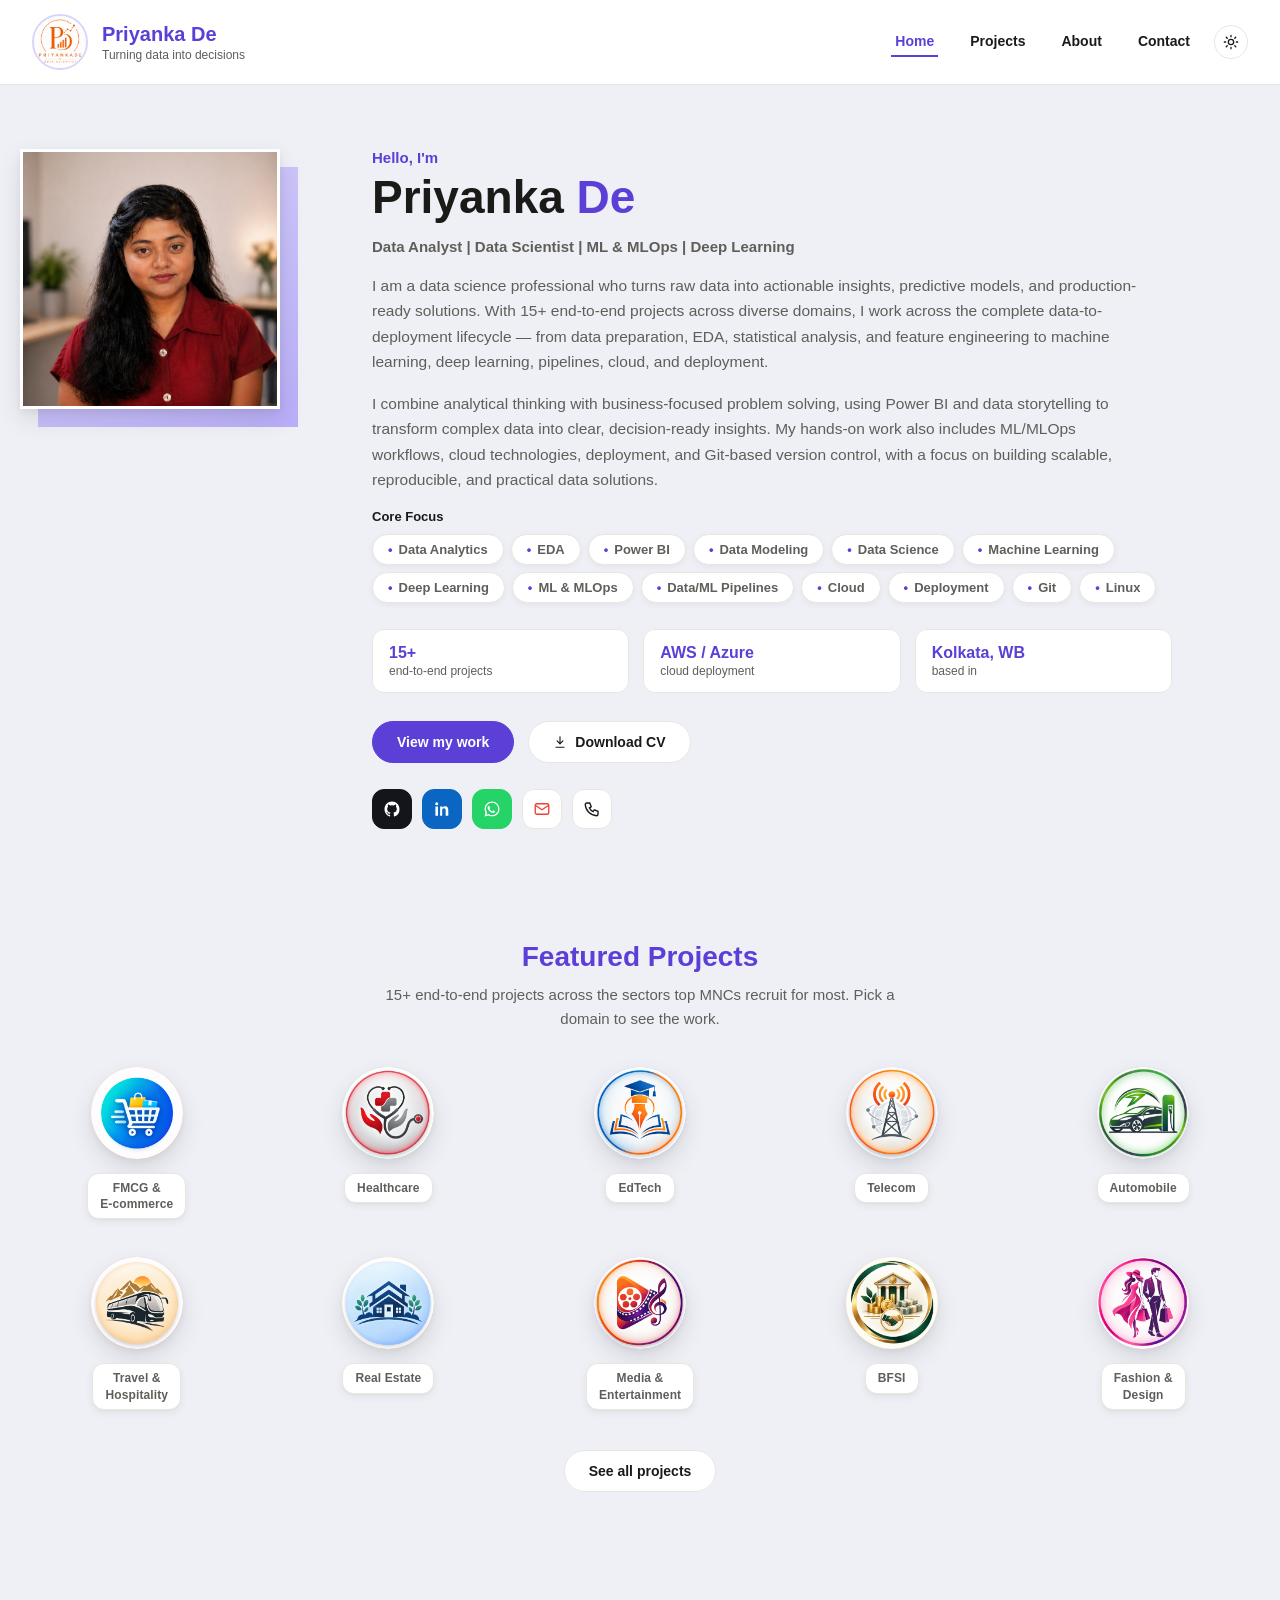
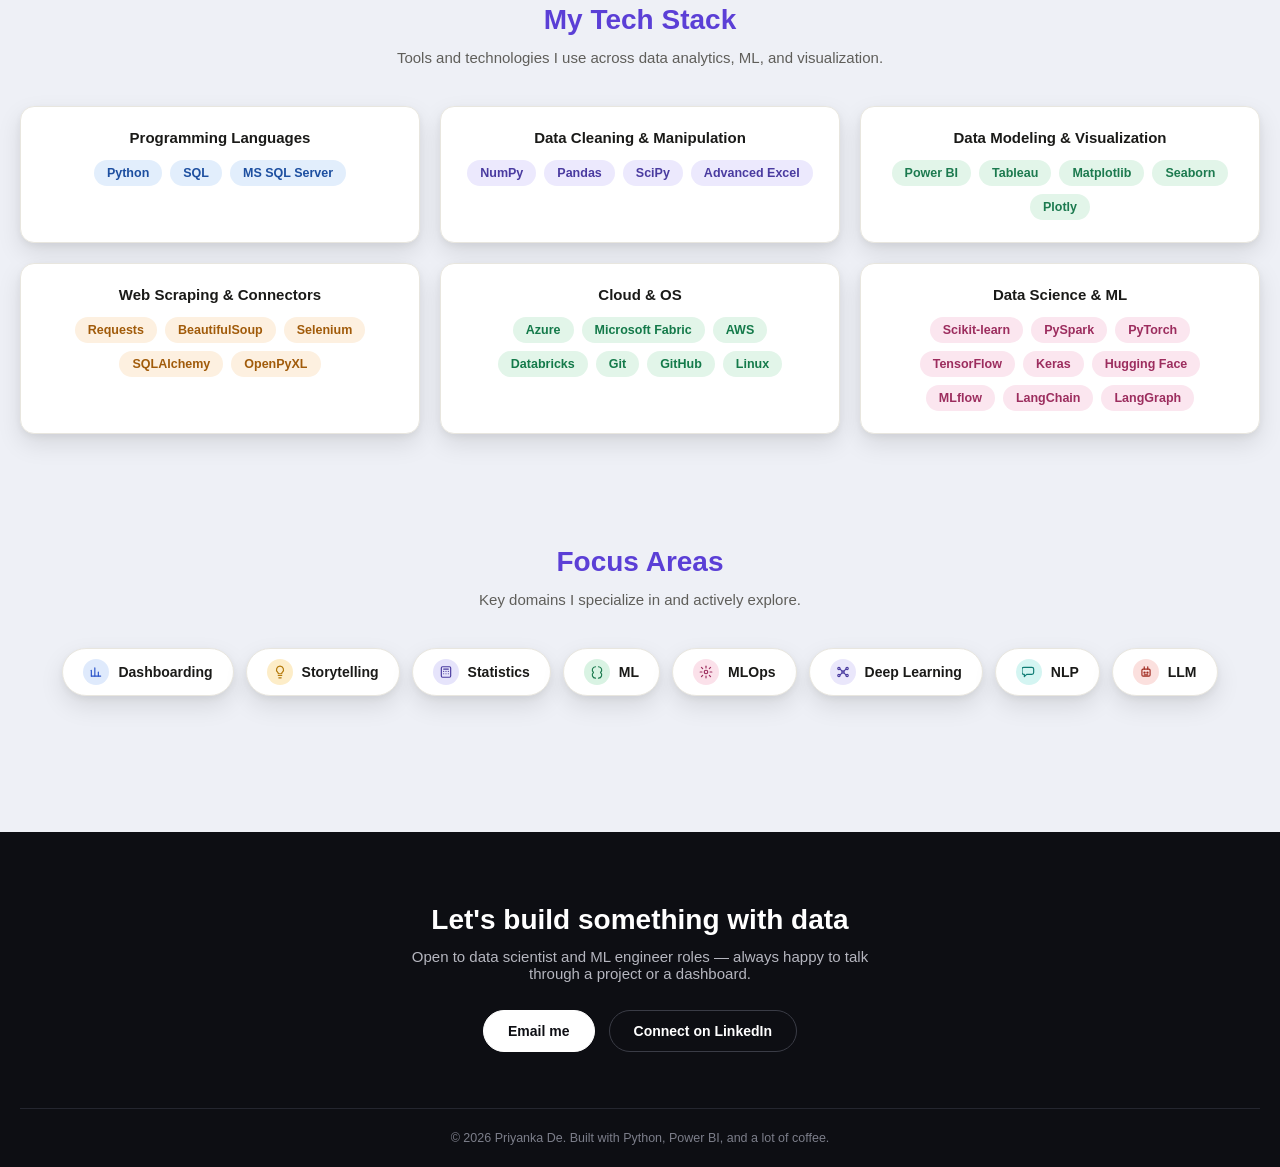
<file: index.html>
<!DOCTYPE html>
<html lang="en">
<head>
<meta charset="UTF-8">
<meta name="viewport" content="width=device-width, initial-scale=1">
<title>Priyanka De | Data Scientist </title>
<link rel="icon" type="image/png" href="images/logo.png">
<style>
  :root {
    --page-bg: #eef0f6;
    --header-bg: #ffffff;
    --header-border: #e8e6df;
    --card-bg: #ffffff;
    --card-border: #e8e6df;
    --text-primary: #1a1a18;
    --text-secondary: #5f5e5a;
    --shadow-rest: 0 10px 24px rgba(0,0,0,0.10), 0 3px 8px rgba(0,0,0,0.06), inset 0 1px 0 rgba(255,255,255,0.6);
    --shadow-hover: 0 24px 44px rgba(0,0,0,0.18), 0 8px 16px rgba(0,0,0,0.10), inset 0 1px 0 rgba(255,255,255,0.6);
    --purple: #5b3fd6;
    --tag-bg: #f1efe8;
    --btn-bg: #ffffff;
    --fade-edge-solid: #eef0f6;
    --project-image-border: rgba(0,0,0,0.09);
    --project-image-inset: rgba(255,255,255,0.4);
    transition: background 0.2s ease, color 0.2s ease;
  }

  body.dark-mode {
    --page-bg: #14151c;
    --header-bg: #1b1c25;
    --header-border: #2b2d3a;
    --card-bg: #1f2029;
    --card-border: #30323f;
    --text-primary: #f0efec;
    --text-secondary: #a7a6b3;
    --shadow-rest: 0 10px 24px rgba(0,0,0,0.35), 0 3px 8px rgba(0,0,0,0.25), inset 0 1px 0 rgba(255,255,255,0.03);
    --shadow-hover: 0 24px 44px rgba(0,0,0,0.5), 0 8px 16px rgba(0,0,0,0.3), inset 0 1px 0 rgba(255,255,255,0.03);
    --purple: #9c8bff;
    --tag-bg: #2a2c38;
    --btn-bg: #262733;
    --fade-edge-solid: #14151c;
    --project-image-border: rgba(255,255,255,0.08);
    --project-image-inset: rgba(255,255,255,0.05);
  }

  * { box-sizing: border-box; }

  html { scroll-behavior: smooth; }

  body {
    font-family: -apple-system, "Segoe UI", Roboto, Arial, sans-serif;
    background: var(--page-bg);
    margin: 0;
    transition: background 0.2s ease;
  }

  /* ---------- Header (shared with projects page) ---------- */
  .site-header {
    background: var(--header-bg);
    border-bottom: 1px solid var(--header-border);
    padding: 14px 32px;
    display: flex;
    align-items: center;
    justify-content: space-between;
    gap: 16px;
    position: sticky;
    top: 0;
    z-index: 20;
    transition: background 0.2s ease, border-color 0.2s ease;
  }

  .header-right { display: flex; align-items: center; gap: 20px; }

  .theme-toggle {
    width: 34px; height: 34px; min-width: 34px;
    border-radius: 50%;
    border: 1px solid var(--header-border);
    background: var(--btn-bg);
    color: var(--text-primary);
    display: flex; align-items: center; justify-content: center;
    cursor: pointer; padding: 0;
    transition: background 0.2s ease, transform 0.15s ease, border-color 0.2s ease;
  }
  .theme-toggle:hover { transform: scale(1.08); }
  .theme-toggle svg { width: 16px; height: 16px; }
  .theme-toggle .icon-moon { display: none; }
  body.dark-mode .theme-toggle .icon-sun { display: none; }
  body.dark-mode .theme-toggle .icon-moon { display: block; }

  .nav-toggle {
    display: none;
    width: 34px; height: 34px; min-width: 34px;
    border-radius: 8px;
    border: 1px solid var(--header-border);
    background: var(--btn-bg);
    color: var(--text-primary);
    align-items: center; justify-content: center;
    cursor: pointer; padding: 0;
  }
  .nav-toggle svg { width: 18px; height: 18px; }
  .nav-toggle .icon-close { display: none; }
  .nav-toggle.open .icon-menu { display: none; }
  .nav-toggle.open .icon-close { display: block; }

  .site-header .brand-left { display: flex; align-items: center; gap: 14px; }

  .avatar-circle {
    width: 56px; height: 56px;
    border-radius: 50%;
    overflow: hidden;
    flex: none;
    background: #ece9fd;
    display: flex; align-items: center; justify-content: center;
    border: 2px solid #d9d4fb;
  }
  .avatar-circle img { width: 100%; height: 100%; object-fit: cover; }

  .site-header .brand-name { font-size: 20px; font-weight: 700; color: var(--purple); margin: 0; }
  .site-header .brand-title { font-size: 12px; color: var(--text-secondary); margin: 2px 0 0; }

  .site-header nav { display: flex; gap: 28px; }
  .site-header nav a {
    font-size: 14px; font-weight: 600; color: var(--text-primary);
    text-decoration: none; padding: 6px 4px;
    border-bottom: 2px solid transparent; cursor: pointer;
    transition: color 0.15s ease, border-color 0.15s ease;
  }
  .site-header nav a:hover { color: var(--purple); border-bottom-color: #d9d4fb; }
  .site-header nav a.active { color: var(--purple); border-bottom-color: var(--purple); }

  @media (max-width: 700px) {
    .site-header { padding: 12px 16px; }
    .site-header .brand-left { gap: 10px; }
    .avatar-circle { width: 44px; height: 44px; }
    .site-header .brand-name { font-size: 16px; }
    .site-header .brand-title { font-size: 10px; }
    .nav-toggle { display: flex; }
    .site-header nav {
      display: none; position: absolute; top: 100%; left: 0; right: 0;
      flex-direction: column; align-items: stretch; gap: 0;
      background: var(--header-bg); border-bottom: 1px solid var(--header-border);
      box-shadow: 0 14px 28px rgba(0,0,0,0.14);
      padding: 6px 16px 10px; z-index: 19;
    }
    .site-header nav.nav-open { display: flex; }
    .site-header nav a { font-size: 14px; padding: 12px 4px; border-bottom: 1px solid var(--header-border); }
    .site-header nav a:last-child { border-bottom: none; }
  }

  .page { max-width: 1300px; margin: 0 auto; padding: 0 20px 80px; position: relative; z-index: 2; }

  /* ---------- Hero ---------- */
  .hero-section {
    display: flex;
    align-items: flex-start;
    justify-content: flex-start;
    gap: 92px;
    padding: 64px 0 56px;
  }

  .hero-copy { max-width: 800px; }

  .hero-eyebrow {
    font-size: 15px;
    font-weight: 600;
    color: var(--purple);
    margin: 0 0 6px;
  }

  .hero-copy h1 {
    font-size: 46px;
    line-height: 1.12;
    font-weight: 700;
    color: var(--text-primary);
    margin: 0 0 14px;
  }

  .hero-copy h1 span { color: var(--purple); }

  .hero-role {
    font-size: 15px;
    font-weight: 600;
    color: var(--text-secondary);
    margin: 0 0 18px;
  }

  .hero-copy p.hero-desc {
    font-size: 15.5px;
    line-height: 1.65;
    color: var(--text-secondary);
    margin: 0 0 16px;
    max-width: 780px;
  }

  .core-focus { margin: 4px 0 26px; }
  .core-focus-label { font-size: 13px; font-weight: 700; color: var(--text-primary); margin: 0 0 10px; }
  .core-focus-tags { display: flex; flex-wrap: wrap; gap: 7px; }
  .core-focus-tags .tag {
    background: #ffffff; border: 1px solid var(--card-border); box-shadow: 0 2px 6px rgba(0,0,0,0.05);
    color: var(--text-secondary); border-radius: 999px; padding: 7px 15px; font-size: 13px; font-weight: 600;
  }
  .core-focus-tags .tag::before { content: "•"; margin-right: 6px; color: var(--purple); font-weight: 700; }

  .hero-stats {
    display: flex;
    gap: 14px;
    flex-wrap: wrap;
    margin: 0 0 28px;
  }
  .hero-stat {
    flex: 1 1 150px;
    background: var(--card-bg);
    border: 1px solid var(--card-border);
    border-radius: 12px;
    padding: 14px 16px;
    box-shadow: none;
  }
  .hero-stat .num { display: block; font-size: 16px; font-weight: 700; color: var(--purple); margin-bottom: 2px; }
  .hero-stat .label { display: block; font-size: 12px; color: var(--text-secondary); }

  .hero-actions { display: flex; gap: 14px; flex-wrap: wrap; margin-bottom: 26px; }

  .btn {
    font-size: 14px; font-weight: 600; padding: 12px 24px;
    border-radius: 999px; border: 1px solid var(--card-border);
    background: var(--btn-bg); cursor: pointer; text-decoration: none;
    color: var(--text-primary); display: inline-flex; align-items: center; gap: 8px;
    transition: background 0.2s ease, transform 0.2s ease, box-shadow 0.2s ease;
  }
  .btn:hover { transform: translateY(-1px); box-shadow: 0 4px 10px rgba(0,0,0,0.08); }

  .btn.primary { background: var(--purple); color: #ffffff; border-color: var(--purple); }
  .btn.primary:hover { filter: brightness(1.06); box-shadow: 0 8px 18px rgba(91,63,214,0.28); }

  .btn.ghost { background: var(--btn-bg); color: var(--text-primary); }

  .hero-socials { display: flex; gap: 10px; }
  .icon-btn {
    width: 40px; height: 40px; border-radius: 12px;
    border: 1px solid var(--card-border); background: var(--btn-bg);
    color: var(--text-primary); display: flex; align-items: center; justify-content: center;
    text-decoration: none; transition: background 0.2s ease, transform 0.15s ease, color 0.2s ease, box-shadow 0.2s ease;
  }
  .icon-btn:hover { transform: translateY(-2px); box-shadow: 0 6px 14px rgba(0,0,0,0.12); }
  .icon-btn svg { width: 18px; height: 18px; }
  .icon-btn.github    { background: #14151c; border-color: #14151c; color: #ffffff; }
  .icon-btn.linkedin  { background: #0a66c2; border-color: #0a66c2; color: #ffffff; }
  .icon-btn.whatsapp  { background: #25d366; border-color: #25d366; color: #ffffff; }
  .icon-btn.github:hover, .icon-btn.linkedin:hover, .icon-btn.whatsapp:hover { filter: brightness(1.08); }
  .icon-btn.email { background: #ffffff; border-color: var(--card-border); color: #ea4335; }
  .icon-btn.email:hover { border-color: #ea4335; filter: brightness(1.04); }
  .icon-btn.phone { color: var(--text-primary); }
  .icon-btn.phone:hover { color: var(--purple); border-color: var(--purple); }

  .hero-photo-wrap { flex: none; position: relative; width: 260px; height: 260px; }
  .hero-photo-accent {
    position: absolute; top: 18px; left: 18px; right: -18px; bottom: -18px;
    background: linear-gradient(145deg, #d9d4fb, #b9aef8);
    z-index: 0;
  }
  .hero-photo {
    position: relative; z-index: 1;
    width: 100%; height: 100%;
    border: 3px solid var(--card-bg);
    background: var(--card-bg);
    box-shadow: var(--shadow-rest);
    overflow: hidden;
  }
  .hero-photo img { width: 100%; height: 100%; object-fit: cover; display: block; }

  @media (max-width: 860px) {
    .hero-section { flex-direction: column; text-align: center; padding: 40px 0 36px; gap: 24px; }
    .hero-copy { max-width: 100%; }
    .hero-copy p.hero-desc { margin-left: auto; margin-right: auto; }
    .hero-actions, .hero-socials { justify-content: center; }
    .core-focus-tags, .hero-stats { justify-content: center; }
    .hero-copy h1 { font-size: 32px; }
    .hero-photo-wrap { width: 180px; height: 180px; margin: 0 auto 8px; }
    .hero-photo-accent { top: 12px; left: 12px; right: -12px; bottom: -12px; }
  }

  /* ---------- Section shell ---------- */
  .section { padding: 56px 0; scroll-margin-top: 90px; }
  .section-head { text-align: center; margin-bottom: 36px; }
  .section-head h2 {
    font-size: 28px; font-weight: 700; color: var(--purple); margin: 0 0 10px;
  }
  .section-head p {
    font-size: 15px; color: var(--text-secondary); margin: 0;
    max-width: 560px; margin-left: auto; margin-right: auto; line-height: 1.6;
  }

  /* ---------- Featured projects — round icon-badge domain buttons ---------- */
  .preview-grid {
    display: grid;
    grid-template-columns: repeat(5, 1fr);
    row-gap: 38px;
    column-gap: 18px;
    justify-items: center;
  }

  .domain-btn {
    display: flex;
    flex-direction: column;
    align-items: center;
    gap: 14px;
    text-decoration: none;
    width: 108px;
  }

  .domain-circle {
    width: 92px; height: 92px;
    border-radius: 50%;
    overflow: hidden;
    display: flex; align-items: center; justify-content: center;
    box-shadow: var(--shadow-rest);
    transition: transform 0.22s ease, box-shadow 0.22s ease;
  }
  .domain-circle svg { width: 40px; height: 40px; }
  .domain-circle img { width: 100%; height: 100%; object-fit: cover; object-position: center; display: block; }
  .domain-btn:hover .domain-circle { transform: translateY(-6px) scale(1.05); box-shadow: var(--shadow-hover); }

  /* Domain name shown as a small elegant tag/chip instead of raw bold text */
  .domain-label {
    display: inline-block;
    max-width: 100%;
    font-size: 12px;
    font-weight: 700;
    letter-spacing: 0.01em;
    color: var(--text-secondary);
    text-align: center;
    line-height: 1.35;
    background: var(--card-bg);
    border: 1px solid var(--card-border);
    border-radius: 12px;
    padding: 6px 12px;
    box-shadow: 0 3px 8px rgba(0,0,0,0.06), 0 1px 2px rgba(0,0,0,0.04);
    transition: color 0.2s ease, box-shadow 0.2s ease, transform 0.2s ease, border-color 0.2s ease;
  }
  .domain-btn:hover .domain-label {
    color: var(--purple);
    border-color: #d9d4fb;
    box-shadow: 0 6px 14px rgba(0,0,0,0.10);
    transform: translateY(-2px);
  }

  .see-all-wrap { text-align: center; margin-top: 40px; }

  /* Responsive: 5 -> 4 -> 3 -> 2 columns as the viewport narrows, so the
     10 domains always sit in tidy, evenly filled rows. */
  @media (max-width: 1100px) {
    .preview-grid { grid-template-columns: repeat(4, 1fr); }
  }

  @media (max-width: 860px) {
    .preview-grid { grid-template-columns: repeat(3, 1fr); row-gap: 30px; }
  }

  @media (max-width: 640px) {
    .section-head h2 { font-size: 22px; }
    .preview-grid { grid-template-columns: repeat(2, 1fr); row-gap: 26px; column-gap: 10px; }
    .domain-btn { width: 100%; max-width: 120px; }
    .domain-circle { width: 74px; height: 74px; }
    .domain-circle svg { width: 30px; height: 30px; }
    .domain-label { font-size: 11px; padding: 5px 10px; }
  }


  /* ---------- Focus areas — single-line row of pill buttons ---------- */
  .focus-row {
    display: flex;
    flex-wrap: wrap;
    justify-content: center;
    gap: 12px;
  }

  .focus-pill {
    display: inline-flex;
    align-items: center;
    gap: 9px;
    padding: 10px 20px;
    border-radius: 999px;
    background: var(--card-bg);
    border: 1px solid var(--card-border);
    box-shadow: var(--shadow-rest);
    font-size: 14px;
    font-weight: 600;
    color: var(--text-primary);
    white-space: nowrap;
    transition: transform 0.2s ease, box-shadow 0.2s ease;
  }
  .focus-pill:hover { transform: translateY(-3px); box-shadow: var(--shadow-hover); }

  .focus-pill .focus-icon {
    width: 26px; height: 26px; border-radius: 50%; flex: none;
    display: flex; align-items: center; justify-content: center;
  }
  .focus-pill .focus-icon svg { width: 14px; height: 14px; }

  @media (max-width: 700px) {
    .focus-row {
      flex-wrap: nowrap;
      overflow-x: auto;
      justify-content: flex-start;
      padding-bottom: 6px;
      -webkit-overflow-scrolling: touch;
    }
  }

  /* ---------- Tech stack ---------- */
  .stack-grid {
    display: grid;
    grid-template-columns: repeat(3, 1fr);
    gap: 20px;
  }

  .stack-card {
    background: var(--card-bg);
    border: 1px solid var(--card-border);
    border-radius: 14px;
    padding: 22px 24px;
    box-shadow: var(--shadow-rest);
  }

  .stack-card h3 { font-size: 15px; font-weight: 700; color: var(--text-primary); margin: 0 0 14px; text-align: center; }

  .stack-pills { display: flex; flex-wrap: wrap; justify-content: center; gap: 8px; }
  .stack-pill { font-size: 12.5px; font-weight: 600; padding: 6px 13px; border-radius: 999px; }

  .stack-pill.lang     { background: #e2eefc; color: #1d4fa0; }
  .stack-pill.clean    { background: #ece9fd; color: #4a3ba0; }
  .stack-pill.viz      { background: #e2f5e9; color: #1c7a4f; }
  .stack-pill.scrape   { background: #fdf0e0; color: #a15b0a; }
  .stack-pill.cloud    { background: #e2f5e9; color: #147a4a; }
  .stack-pill.ml       { background: #fbe6ef; color: #9c2d5e; }

  @media (max-width: 980px) { .stack-grid { grid-template-columns: repeat(2, 1fr); } }
  @media (max-width: 640px) { .stack-grid { grid-template-columns: 1fr; } }

  /* ---------- Closing CTA / footer — black & white combination ---------- */
  .cta-card {
    background: var(--card-bg);
    border: 1px solid var(--card-border);
    border-radius: 20px;
    padding: 44px 40px;
    box-shadow: var(--shadow-rest);
    text-align: center;
  }
  .cta-card h2 { font-size: 24px; font-weight: 700; color: var(--text-primary); margin: 0 0 10px; }
  .cta-card p { font-size: 14.5px; color: var(--text-secondary); margin: 0 0 24px; }
  .cta-actions { display: flex; gap: 14px; justify-content: center; flex-wrap: wrap; }

  .dark-footer {
    background: #0d0e13;
    color: #f4f4f6;
    padding: 72px 20px 0;
    position: relative; z-index: 2;
  }
  .dark-footer-inner { max-width: 1300px; margin: 0 auto; text-align: center; }
  .dark-footer h2 { font-size: 28px; font-weight: 700; color: #ffffff; margin: 0 0 12px; }
  .dark-footer p { font-size: 15px; color: #b5b6bf; margin: 0 0 28px; max-width: 460px; margin-left: auto; margin-right: auto; }

  .btn-dark-primary, .btn-dark-ghost {
    font-size: 14px; font-weight: 600; padding: 12px 24px;
    border-radius: 999px; text-decoration: none; display: inline-flex; align-items: center; gap: 8px;
    transition: transform 0.2s ease, background 0.2s ease;
  }
  .btn-dark-primary { background: #ffffff; color: #0d0e13; border: 1px solid #ffffff; }
  .btn-dark-primary:hover { background: var(--purple); border-color: var(--purple); color: #ffffff; transform: translateY(-1px); }
  .btn-dark-ghost { background: transparent; color: #ffffff; border: 1px solid #3a3c46; }
  .btn-dark-ghost:hover { border-color: #ffffff; transform: translateY(-1px); }

  .dark-footer-bottom {
    margin-top: 56px;
    padding: 22px 0;
    border-top: 1px solid #24262f;
    font-size: 12.5px;
    color: #7c7e8a;
  }

  .site-footer {
    text-align: center;
    padding: 28px 20px 40px;
    font-size: 13px;
    color: var(--text-secondary);
    position: relative; z-index: 2;
  }

  .sparkle-field { position: fixed; inset: 0; overflow: hidden; pointer-events: none; z-index: 0; }
  .sparkle {
    position: absolute; bottom: -12px; border-radius: 50%;
    background: var(--purple); opacity: 0;
    animation: sparkle-float linear infinite; will-change: transform, opacity;
  }
  @keyframes sparkle-float {
    0%   { transform: translateY(0) translateX(0) scale(0.6); opacity: 0; }
    8%   { opacity: 0.55; }
    50%  { transform: translateY(-55vh) translateX(var(--drift, 12px)) scale(1); opacity: 0.35; }
    92%  { opacity: 0.12; }
    100% { transform: translateY(-110vh) translateX(calc(var(--drift, 12px) * 2)) scale(0.8); opacity: 0; }
  }
  @media (prefers-reduced-motion: reduce) { .sparkle-field { display: none; } }
</style>
</head>
<body>

<div class="sparkle-field" id="sparkle-field" aria-hidden="true"></div>

<div class="site-header">
  <div class="brand-left">
    <div class="avatar-circle">
      <img src="images/logo.png" alt="Priyanka De">
    </div>
    <div>
      <p class="brand-name">Priyanka De</p>
      <p class="brand-title">Turning data into decisions</p>
    </div>
  </div>
  <div class="header-right">
    <nav id="site-nav">
      <a href="index.html" class="active">Home</a>
      <a href="1234.html">Projects</a>
      <a href="about.html">About</a>
      <a href="contacts.html">Contact</a>
    </nav>
    <button class="theme-toggle" id="theme-toggle" type="button" aria-label="Toggle dark mode" title="Toggle dark / light mode">
      <svg class="icon-sun" viewBox="0 0 24 24" fill="none" stroke="currentColor" stroke-width="2" stroke-linecap="round" stroke-linejoin="round"><circle cx="12" cy="12" r="4"></circle><path d="M12 2v2M12 20v2M4.93 4.93l1.41 1.41M17.66 17.66l1.41 1.41M2 12h2M20 12h2M4.93 19.07l1.41-1.41M17.66 6.34l1.41-1.41"></path></svg>
      <svg class="icon-moon" viewBox="0 0 24 24" fill="none" stroke="currentColor" stroke-width="2" stroke-linecap="round" stroke-linejoin="round"><path d="M21 12.79A9 9 0 1 1 11.21 3a7 7 0 0 0 9.79 9.79z"></path></svg>
    </button>
    <button class="nav-toggle" id="nav-toggle" type="button" aria-label="Open menu" aria-expanded="false">
      <svg class="icon-menu" viewBox="0 0 24 24" fill="none" stroke="currentColor" stroke-width="2" stroke-linecap="round" stroke-linejoin="round"><line x1="4" y1="7" x2="20" y2="7"></line><line x1="4" y1="12" x2="20" y2="12"></line><line x1="4" y1="17" x2="20" y2="17"></line></svg>
      <svg class="icon-close" viewBox="0 0 24 24" fill="none" stroke="currentColor" stroke-width="2" stroke-linecap="round" stroke-linejoin="round"><line x1="6" y1="6" x2="18" y2="18"></line><line x1="6" y1="18" x2="18" y2="6"></line></svg>
    </button>
  </div>
</div>

<div class="page">

  <!-- ---------- Hero ---------- -->
  <div class="hero-section">
    <div class="hero-photo-wrap">
      <div class="hero-photo-accent"></div>
      <div class="hero-photo">
        <img src="images/ChatGPT Image Apr 22, 2026, 02_42_22 PM.png" alt="Priyanka De">
        <!-- <svg width="100%" height="100%" viewBox="0 0 24 24" fill="#ece9fd"><circle cx="12" cy="8.5" r="4"></circle><path d="M4 21c0 -4.4 3.6 -7 8 -7s8 2.6 8 7z"></path></svg> -->
      </div>
    </div>

    <div class="hero-copy">
      <p class="hero-eyebrow">Hello, I'm</p>
      <h1>Priyanka <span>De</span></h1>
      <p class="hero-role">Data Analyst | Data Scientist | ML &amp; MLOps | Deep Learning</p>
      <p class="hero-desc">I am a data science professional who turns raw data into actionable insights, predictive models, and production-ready solutions. With 15+ end-to-end projects across diverse domains, I work across the complete data-to-deployment lifecycle — from data preparation, EDA, statistical analysis, and feature engineering to machine learning, deep learning, pipelines, cloud, and deployment.</p>
      <p class="hero-desc">I combine analytical thinking with business-focused problem solving, using Power BI and data storytelling to transform complex data into clear, decision-ready insights. My hands-on work also includes ML/MLOps workflows, cloud technologies, deployment, and Git-based version control, with a focus on building scalable, reproducible, and practical data solutions.</p>

      <div class="core-focus">
        <p class="core-focus-label">Core Focus</p>
        <div class="core-focus-tags">
          <span class="tag">Data Analytics</span>
          <span class="tag">EDA</span>
          <span class="tag">Power BI</span>
          <span class="tag">Data Modeling</span>
          <span class="tag">Data Science</span>
          <span class="tag">Machine Learning</span>
          <span class="tag">Deep Learning</span>
          <span class="tag">ML &amp; MLOps</span>
          <span class="tag">Data/ML Pipelines</span>
          <span class="tag">Cloud</span>
          <span class="tag">Deployment</span>
          <span class="tag">Git</span>
          <span class="tag">Linux</span>
        </div>
      </div>

      <div class="hero-stats">
        <div class="hero-stat"><span class="num">15+</span><span class="label">end-to-end projects</span></div>
        <div class="hero-stat"><span class="num">AWS / Azure</span><span class="label">cloud deployment</span></div>
        <div class="hero-stat"><span class="num">Kolkata, WB</span><span class="label">based in</span></div>
      </div>
      <div class="hero-actions">
        <a href="#projects" class="btn primary">View my work</a>
        <a href="#" class="btn ghost">
          <svg width="14" height="14" viewBox="0 0 24 24" fill="none" stroke="currentColor" stroke-width="2" stroke-linecap="round" stroke-linejoin="round"><path d="M12 3v12"></path><path d="M7 10l5 5 5-5"></path><path d="M5 21h14"></path></svg>
          Download CV
        </a>
      </div>
      <div class="hero-socials">
        <a href="https://github.com/data98priyanka" class="icon-btn github" aria-label="GitHub"><svg viewBox="0 0 24 24" fill="currentColor"><path d="M12 2C6.48 2 2 6.58 2 12.19c0 4.49 2.87 8.3 6.84 9.65.5.1.68-.22.68-.49 0-.24-.01-.87-.01-1.71-2.78.62-3.37-1.36-3.37-1.36-.45-1.19-1.11-1.51-1.11-1.51-.91-.64.07-.63.07-.63 1 .07 1.53 1.05 1.53 1.05.89 1.56 2.34 1.11 2.91.85.09-.66.35-1.11.63-1.37-2.22-.26-4.56-1.14-4.56-5.06 0-1.12.39-2.03 1.03-2.75-.1-.26-.45-1.31.1-2.72 0 0 .84-.28 2.75 1.05a9.4 9.4 0 0 1 5 0c1.91-1.33 2.75-1.05 2.75-1.05.55 1.41.2 2.46.1 2.72.64.72 1.03 1.63 1.03 2.75 0 3.93-2.34 4.79-4.57 5.05.36.32.68.94.68 1.9 0 1.37-.01 2.47-.01 2.81 0 .27.18.6.69.49A10.02 10.02 0 0 0 22 12.19C22 6.58 17.52 2 12 2z"></path></svg></a>
        <a href="https://www.linkedin.com/in/priyanka-de-711555289/" class="icon-btn linkedin" aria-label="LinkedIn"><svg viewBox="0 0 24 24" fill="currentColor"><path d="M6.94 5a2 2 0 1 1-4 0 2 2 0 0 1 4 0zM3.2 8.5h3.5V21H3.2V8.5zM9.5 8.5h3.36v1.71h.05c.47-.88 1.6-1.8 3.3-1.8 3.53 0 4.18 2.32 4.18 5.35V21h-3.5v-6.5c0-1.55-.03-3.55-2.17-3.55-2.17 0-2.5 1.7-2.5 3.44V21H9.5V8.5z"></path></svg></a>
        <a href="https://wa.me/917063257272" target="_blank" rel="noopener" class="icon-btn whatsapp" aria-label="Chat on WhatsApp"><svg viewBox="0 0 24 24" fill="currentColor"><path d="M12.04 2C6.58 2 2.13 6.45 2.13 11.91c0 1.75.46 3.39 1.26 4.81L2 22l5.41-1.36a9.86 9.86 0 0 0 4.63 1.15h.01c5.46 0 9.91-4.45 9.91-9.91 0-2.65-1.03-5.14-2.9-7.01A9.85 9.85 0 0 0 12.04 2zm0 1.67c2.19 0 4.24.85 5.79 2.4a8.15 8.15 0 0 1 2.4 5.8c0 4.53-3.68 8.21-8.2 8.21a8.2 8.2 0 0 1-4.17-1.14l-.3-.17-3.02.76.8-2.94-.19-.31a8.17 8.17 0 0 1-1.26-4.37c0-4.53 3.69-8.24 8.15-8.24zm-4.42 4.4c-.16 0-.42.06-.64.31-.22.24-.85.83-.85 2.03 0 1.2.87 2.35.99 2.52.12.16 1.7 2.7 4.2 3.72 2.08.84 2.5.68 2.95.63.45-.04 1.45-.59 1.65-1.16.2-.57.2-1.06.14-1.16-.06-.1-.22-.16-.46-.28-.24-.13-1.45-.71-1.68-.8-.22-.08-.39-.12-.55.13-.16.24-.63.79-.78.96-.14.16-.28.18-.53.06-.24-.12-1.02-.38-1.95-1.2-.72-.64-1.21-1.44-1.35-1.68-.14-.24-.01-.37.11-.49.11-.12.24-.28.36-.42.12-.14.16-.24.24-.4.08-.16.04-.3-.02-.42-.06-.12-.55-1.36-.77-1.85-.19-.46-.4-.42-.55-.43z"></path></svg></a>
        <a href="mailto:pdecloud98@gmail.com" class="icon-btn email" aria-label="Email"><svg viewBox="0 0 24 24" fill="none" stroke="currentColor" stroke-width="1.8"><rect x="3" y="5" width="18" height="14" rx="2"></rect><path d="M3 7l9 6l9 -6"></path></svg></a>
        <a href="tel:+917063257272" class="icon-btn phone" aria-label="Call"><svg viewBox="0 0 24 24" fill="none" stroke="currentColor" stroke-width="1.8"><path d="M5 4h4l2 5l-2.5 1.5a11 11 0 0 0 5 5l1.5 -2.5l5 2v4a2 2 0 0 1 -2 2a16 16 0 0 1 -15 -15a2 2 0 0 1 2 -2"></path></svg></a>
      </div>
    </div>
  </div>

  <!-- ---------- Featured projects ---------- -->
  <div class="section" id="projects">
    <div class="section-head">
      <h2>Featured Projects</h2>
      <p>15+ end-to-end projects across the sectors top MNCs recruit for most. Pick a domain to see the work.</p>
    </div>

    <div class="preview-grid">

      <!-- FMCG & E-commerce — bold cart silhouette -->
      <a href="1234.html?role=all&domain=fmcg" class="domain-btn">
        <div class="domain-circle" style="background:linear-gradient(135deg,#ff9d6c,#f2703c);">
          <!-- <!-- To use your own photo/logo, replace the <svg>...</svg> below with: -->
             <img src="images/ecom.png" alt="fmcg"> 
          <!-- <svg viewBox="0 0 24 24" fill="#fff"><path d="M2.5 3.2a1 1 0 0 1 1 -1h1.7a1 1 0 0 1 1 .8l.4 1.9h14.1a1 1 0 0 1 1 1.25l-1.7 6.6a1.6 1.6 0 0 1 -1.55 1.2H8.4a1.6 1.6 0 0 1 -1.55 -1.25L4.9 4.4l-.3 -1.4H3.5a1 1 0 0 1 -1 -1z"></path><circle cx="9" cy="19.3" r="1.6"></circle><circle cx="17" cy="19.3" r="1.6"></circle></svg> -->
        </div>
        <span class="domain-label">FMCG &amp;<br>E-commerce</span>
      </a>

      <!-- Healthcare — bold heart with cross -->
      <a href="1234.html?role=all&domain=healthcare" class="domain-btn">
        <div class="domain-circle" style="background:linear-gradient(135deg,#6fd4a0,#2fa871);">
          <!-- <!-- To use your own photo/logo, replace the <svg>...</svg> below with: -->
             <img src="images/health.png" alt="healthcare">
          <svg viewBox="0 0 24 24" fill-rule="evenodd" clip-rule="evenodd" fill="#fff"><path d="M12 21.2 L3.4 12.6a5.6 5.6 0 0 1 7.9 -7.9l.7 .7l.7 -.7a5.6 5.6 0 0 1 7.9 7.9z"></path><path d="M11 8h2v3h3v2h-3v3h-2v-3H8v-2h3z" fill="#2fa871"></path></svg>
        </div>
        <span class="domain-label">Healthcare</span>
      </a>

      <!-- EdTech — bold graduation cap -->
      <a href="1234.html?role=all&domain=edtech" class="domain-btn">
        <div class="domain-circle" style="background:linear-gradient(135deg,#8f9bff,#4a55d1);">
          <!-- <!-- To use your own photo/logo, replace the <svg>...</svg> below with: -->
             <img src="images/ed.png" alt="edtech"> 
          <svg viewBox="0 0 24 24" fill="#fff"><path d="M12 3.2 L23 8.6 L12 14 L1 8.6z"></path><path d="M5.5 10.6v4.6c0 1.7 3 3.4 6.5 3.4s6.5 -1.7 6.5 -3.4v-4.6l-6.5 3.2z"></path><rect x="21.3" y="8.6" width="1.4" height="6.4" rx="0.7"></rect></svg>
        </div>
        <span class="domain-label">EdTech</span>
      </a>

      <!-- Telecom — bold signal tower -->
      <a href="1234.html?role=all&domain=telecom" class="domain-btn">
        <div class="domain-circle" style="background:linear-gradient(135deg,#7fb8f5,#2f6fd1);">
          <!-- <!-- To use your own photo/logo, replace the <svg>...</svg> below with: -->
             <img src="images/tele.png" alt="telecom"> 
          <svg viewBox="0 0 24 24" fill="none" stroke="#fff" stroke-width="2.2" stroke-linecap="round" stroke-linejoin="round"><path d="M12 2.6v2.6"></path><path d="M7.8 6.4l1.8 2.2"></path><path d="M16.2 6.4l-1.8 2.2"></path><circle cx="12" cy="10" r="2.3" fill="#fff" stroke="none"></circle><path d="M4.5 21.4c0 -6.2 3.4 -10.4 7.5 -10.4s7.5 4.2 7.5 10.4"></path></svg>
        </div>
        <span class="domain-label">Telecom</span>
      </a>

      <!-- Automobile — bold car silhouette -->
      <a href="1234.html?role=all&domain=automobile" class="domain-btn">
        <div class="domain-circle" style="background:linear-gradient(135deg,#8fa7c7,#4c6a99);">
          <!-- <!-- To use your own photo/logo, replace the <svg>...</svg> below with: -->
             <img src="images/car.png" alt="automobile"> 
          <svg viewBox="0 0 24 24" fill="#fff"><path d="M4.2 17.2H2.5v-4.9c0 -.7 .4 -1.3 1 -1.6l1.7 -4.2a2 2 0 0 1 1.9 -1.3h9.8a2 2 0 0 1 1.9 1.3l1.7 4.2c.6 .3 1 .9 1 1.6v4.9h-1.7"></path><path d="M7.4 6.7L6 10.6h12l-1.4 -3.9z" fill="#4c6a99"></path><circle cx="7.2" cy="17.2" r="2.1"></circle><circle cx="16.8" cy="17.2" r="2.1"></circle><rect x="9" y="16.2" width="6" height="1.6"></rect></svg>
        </div>
        <span class="domain-label">Automobile</span>
      </a>

      <!-- Travel & Hospitality — bold tour bus -->
      <a href="1234.html?role=all&domain=travel" class="domain-btn">
        <div class="domain-circle" style="background:linear-gradient(135deg,#ff8a8a,#e2453f);">
          <!-- <!-- To use your own photo/logo, replace the <svg>...</svg> below with: -->
             <img src="images/tour.png" alt="travel"> 
          <svg viewBox="0 0 24 24" fill="#fff"><path d="M4 8.5a2 2 0 0 1 2 -2h12a2 2 0 0 1 2 2v7.5h-1.6v-7.5a.4 .4 0 0 0 -.4 -.4H6a.4 .4 0 0 0 -.4 .4v7.5H4z"></path><rect x="4" y="10.2" width="16" height="5.8" rx="1"></rect><rect x="6" y="7.2" width="4.2" height="2.6" rx="0.5" fill="#e2453f"></rect><rect x="11" y="7.2" width="4.2" height="2.6" rx="0.5" fill="#e2453f"></rect><circle cx="7.6" cy="17.4" r="1.8"></circle><circle cx="16.4" cy="17.4" r="1.8"></circle></svg>
        </div>
        <span class="domain-label">Travel &amp;<br>Hospitality</span>
      </a>

      <!-- Real Estate — bold house silhouette -->
      <a href="1234.html?role=all&domain=real-estate" class="domain-btn">
        <div class="domain-circle" style="background:linear-gradient(135deg,#d4a373,#a9713b);">
          <!-- <!-- To use your own photo/logo, replace the <svg>...</svg> below with: -->
             <img src="images/real.png" alt="realestate">
          <svg viewBox="0 0 24 24" fill="#fff"><path d="M12 2.8 L21.5 11h-2.2v9.2h-4.6v-6.4H9.3v6.4H4.7V11H2.5z"></path><rect x="15.4" y="4.4" width="1.8" height="3.4" fill="#fff"></rect><rect x="10.6" y="13.4" width="2.8" height="2.8" fill="#a9713b"></rect></svg>
        </div>
        <span class="domain-label">Real Estate</span>
      </a>

      <!-- Media & Entertainment — bold play/clapper -->
      <a href="1234.html?role=all&domain=media" class="domain-btn">
        <div class="domain-circle" style="background:linear-gradient(135deg,#b984ee,#8a3fd1);">
          <!-- <!-- To use your own photo/logo, replace the <svg>...</svg> below with: -->
             <img src="images/media.png" alt="media">
          <svg viewBox="0 0 24 24" fill="#fff"><path d="M3 9.4l1 -3.4h2.6l-1 3.4z"></path><path d="M7.4 9.4l1 -3.4h2.6l-1 3.4z"></path><path d="M11.8 9.4l1 -3.4h2.6l-1 3.4z"></path><path d="M16.2 9.4l1 -3.4H21l-1 3.4z"></path><rect x="3" y="9.4" width="18" height="9.8" rx="1"></rect><path d="M10 12.4l5 2.4l-5 2.4z" fill="#8a3fd1"></path></svg>
        </div>
        <span class="domain-label">Media &amp;<br>Entertainment</span>
      </a>

      <!-- BFSI — bold bank silhouette -->
      <a href="1234.html?role=all&domain=bfsi" class="domain-btn">
        <div class="domain-circle" style="background:linear-gradient(135deg,#f3c04c,#d99b12);">
          <!-- <!-- To use your own photo/logo, replace the <svg>...</svg> below with: -->
             <img src="images/bfsi.png" alt="bfsi">
          <svg viewBox="0 0 24 24" fill="#fff"><path d="M12 2.5 L22 8h-20z"></path><rect x="2" y="19.5" width="20" height="2"></rect><rect x="4.5" y="10" width="2.4" height="8"></rect><rect x="10.8" y="10" width="2.4" height="8"></rect><rect x="17.1" y="10" width="2.4" height="8"></rect></svg>
        </div>
        <span class="domain-label">BFSI</span>
      </a>

      <!-- Fashion & Design — bold hanger/gown silhouette -->
      <a href="1234.html?role=all&domain=fashion" class="domain-btn">
        <div class="domain-circle" style="background:linear-gradient(135deg,#f5a3c7,#d6488f);">
          <!-- <!-- To use your own photo/logo, replace the <svg>...</svg> below with: -->
             <img src="images/fashion.png" alt="fashion">
          <svg viewBox="0 0 24 24" fill="#fff"><path d="M12 2a1.8 1.8 0 0 1 1.8 1.8h-3.6A1.8 1.8 0 0 1 12 2z"></path><path d="M12 4.6c-.6 1 -1.7 1.6 -3 1.6c-2.5 0 -6.2 1.7 -7.7 5.2a1 1 0 0 0 .5 1.3l3 1.3v6.8a1 1 0 0 0 1 1h12.4a1 1 0 0 0 1 -1v-6.8l3 -1.3a1 1 0 0 0 .5 -1.3c-1.5 -3.5 -5.2 -5.2 -7.7 -5.2c-1.3 0 -2.4 -.6 -3 -1.6z"></path></svg>
        </div>
        <span class="domain-label">Fashion &amp;<br>Design</span>
      </a>

    </div>

    <div class="see-all-wrap">
      <a href="1234.html" class="btn ghost">See all projects</a>
    </div>
  </div>

  <!-- ---------- Tech stack ---------- -->
  <div class="section" id="stack">
    <div class="section-head">
      <h2>My Tech Stack</h2>
      <p>Tools and technologies I use across data analytics, ML, and visualization.</p>
    </div>

    <div class="stack-grid">
      <div class="stack-card">
        <h3>Programming Languages</h3>
        <div class="stack-pills">
          <span class="stack-pill lang">Python</span>
          <span class="stack-pill lang">SQL</span>
          <span class="stack-pill lang">MS SQL Server</span>
        </div>
      </div>
      <div class="stack-card">
        <h3>Data Cleaning &amp; Manipulation</h3>
        <div class="stack-pills">
          <span class="stack-pill clean">NumPy</span>
          <span class="stack-pill clean">Pandas</span>
          <span class="stack-pill clean">SciPy</span>
          <span class="stack-pill clean">Advanced Excel</span>
        </div>
      </div>
      <div class="stack-card">
        <h3>Data Modeling &amp; Visualization</h3>
        <div class="stack-pills">
          <span class="stack-pill viz">Power BI</span>
          <span class="stack-pill viz">Tableau</span>
          <span class="stack-pill viz">Matplotlib</span>
          <span class="stack-pill viz">Seaborn</span>
          <span class="stack-pill viz">Plotly</span>
        </div>
      </div>
      <div class="stack-card">
        <h3>Web Scraping &amp; Connectors</h3>
        <div class="stack-pills">
          <span class="stack-pill scrape">Requests</span>
          <span class="stack-pill scrape">BeautifulSoup</span>
          <span class="stack-pill scrape">Selenium</span>
          <span class="stack-pill scrape">SQLAlchemy</span>
          <span class="stack-pill scrape">OpenPyXL</span>
        </div>
      </div>
      <div class="stack-card">
        <h3>Cloud &amp; OS</h3>
        <div class="stack-pills">
          <span class="stack-pill cloud">Azure</span>
          <span class="stack-pill cloud">Microsoft Fabric</span>
          <span class="stack-pill cloud">AWS</span>
          <span class="stack-pill cloud">Databricks</span>
          <span class="stack-pill cloud">Git</span>
          <span class="stack-pill cloud">GitHub</span>
          <span class="stack-pill cloud">Linux</span>
        </div>
      </div>
      <div class="stack-card">
        <h3>Data Science &amp; ML</h3>
        <div class="stack-pills">
          <span class="stack-pill ml">Scikit-learn</span>
          <span class="stack-pill ml">PySpark</span>
          <span class="stack-pill ml">PyTorch</span>
          <span class="stack-pill ml">TensorFlow</span>
          <span class="stack-pill ml">Keras</span>
          <span class="stack-pill ml">Hugging Face</span>
          <span class="stack-pill ml">MLflow</span>
          <span class="stack-pill ml">LangChain</span>
          <span class="stack-pill ml">LangGraph</span>
        </div>
      </div>
    </div>
  </div>

  <!-- ---------- Focus areas — single-line row of pill buttons ---------- -->
  <div class="section" id="focus">
    <div class="section-head">
      <h2>Focus Areas</h2>
      <p>Key domains I specialize in and actively explore.</p>
    </div>

    <div class="focus-row">
      <span class="focus-pill">
        <span class="focus-icon" style="background:#dfeafc;"><svg viewBox="0 0 24 24" fill="none" stroke="#2952c9" stroke-width="2" stroke-linecap="round" stroke-linejoin="round"><path d="M4 19V9"></path><path d="M10 19V5"></path><path d="M16 19v-7"></path><path d="M4 19h16"></path></svg></span>
        Dashboarding
      </span>
      <span class="focus-pill">
        <span class="focus-icon" style="background:#fdedc8;"><svg viewBox="0 0 24 24" fill="none" stroke="#b4790a" stroke-width="2" stroke-linecap="round" stroke-linejoin="round"><path d="M9 18h6"></path><path d="M10 22h4"></path><path d="M12 2a6 6 0 0 0 -4 10.5c.6 .5 1 1.3 1 2.1v.4h6v-.4c0 -.8 .4 -1.6 1 -2.1a6 6 0 0 0 -4 -10.5z"></path></svg></span>
        Storytelling
      </span>
      <span class="focus-pill">
        <span class="focus-icon" style="background:#e6e4fb;"><svg viewBox="0 0 24 24" fill="none" stroke="#4a3ba0" stroke-width="2" stroke-linecap="round" stroke-linejoin="round"><rect x="4" y="3" width="16" height="18" rx="2"></rect><path d="M8 7h8"></path><path d="M8 11h.01"></path><path d="M12 11h.01"></path><path d="M16 11h.01"></path><path d="M8 15h.01"></path><path d="M12 15h.01"></path><path d="M16 15h.01"></path></svg></span>
        Statistics
      </span>
      <span class="focus-pill">
        <span class="focus-icon" style="background:#d9f3e3;"><svg viewBox="0 0 24 24" fill="none" stroke="#1c7a4f" stroke-width="2" stroke-linecap="round" stroke-linejoin="round"><path d="M9.5 3a5.5 5.5 0 0 0 -3.5 9.8a5.5 5.5 0 0 0 3.5 9.8"></path><path d="M14.5 3a5.5 5.5 0 0 1 3.5 9.8a5.5 5.5 0 0 1 -3.5 9.8"></path></svg></span>
        ML
      </span>
      <span class="focus-pill">
        <span class="focus-icon" style="background:#fbe1ea;"><svg viewBox="0 0 24 24" fill="none" stroke="#9c2d5e" stroke-width="2" stroke-linecap="round" stroke-linejoin="round"><circle cx="12" cy="12" r="3"></circle><path d="M12 2v3"></path><path d="M12 19v3"></path><path d="M4.2 4.2l2.1 2.1"></path><path d="M17.7 17.7l2.1 2.1"></path><path d="M2 12h3"></path><path d="M19 12h3"></path><path d="M4.2 19.8l2.1-2.1"></path><path d="M17.7 6.3l2.1-2.1"></path></svg></span>
        MLOps
      </span>
      <span class="focus-pill">
        <span class="focus-icon" style="background:#eae7fb;"><svg viewBox="0 0 24 24" fill="none" stroke="#4a3ba0" stroke-width="2" stroke-linecap="round" stroke-linejoin="round"><circle cx="5" cy="6" r="2"></circle><circle cx="5" cy="18" r="2"></circle><circle cx="12" cy="12" r="2"></circle><circle cx="19" cy="6" r="2"></circle><circle cx="19" cy="18" r="2"></circle><path d="M7 7l3.5 3.5"></path><path d="M7 17l3.5 -3.5"></path><path d="M13.5 10.5l3.5 -3.5"></path><path d="M13.5 13.5l3.5 3.5"></path></svg></span>
        Deep Learning
      </span>
      <span class="focus-pill">
        <span class="focus-icon" style="background:#d4f5f2;"><svg viewBox="0 0 24 24" fill="none" stroke="#0e7c74" stroke-width="2" stroke-linecap="round" stroke-linejoin="round"><path d="M4 4h13a3 3 0 0 1 3 3v6a3 3 0 0 1 -3 3h-9l-4 4v-4h-1a3 3 0 0 1 -3 -3v-6a3 3 0 0 1 3 -3"></path></svg></span>
        NLP
      </span>
      <span class="focus-pill">
        <span class="focus-icon" style="background:#fbe0de;"><svg viewBox="0 0 24 24" fill="none" stroke="#a12b21" stroke-width="2" stroke-linecap="round" stroke-linejoin="round"><rect x="5" y="7" width="14" height="12" rx="2"></rect><path d="M9 3v4"></path><path d="M15 3v4"></path><circle cx="9.5" cy="13" r="1"></circle><circle cx="14.5" cy="13" r="1"></circle><path d="M9 17h6"></path></svg></span>
        LLM
      </span>
    </div>
  </div>

  <!-- ---------- Closing CTA ---------- -->
  </div>

  <footer class="dark-footer" id="contact">
    <div class="dark-footer-inner">
      <h2>Let's build something with data</h2>
      <p>Open to data scientist and ML engineer roles — always happy to talk through a project or a dashboard.</p>
      <div class="cta-actions">
        <a href="mailto:pdecloud98@gmail.com" class="btn-dark-primary">Email me</a>
        <a href="https://www.linkedin.com/in/priyanka-de-711555289/" class="btn-dark-ghost">Connect on LinkedIn</a>
      </div>
      <div class="dark-footer-bottom">
        <span>&copy; 2026 Priyanka De. Built with Python, Power BI, and a lot of coffee.</span>
      </div>
    </div>
  </footer>

<script>
  (function () {
    var field = document.getElementById('sparkle-field');
    if (!field || (window.matchMedia && window.matchMedia('(prefers-reduced-motion: reduce)').matches)) return;

    var count = window.innerWidth < 700 ? 14 : 24;
    for (var i = 0; i < count; i++) {
      var s = document.createElement('span');
      s.className = 'sparkle';
      var size = (Math.random() * 2.5 + 1.5).toFixed(1);
      s.style.width = size + 'px';
      s.style.height = size + 'px';
      s.style.left = (Math.random() * 100).toFixed(1) + 'vw';
      s.style.setProperty('--drift', (Math.random() * 40 - 20).toFixed(0) + 'px');
      var duration = (Math.random() * 18 + 16).toFixed(1);
      s.style.animationDuration = duration + 's';
      s.style.animationDelay = (Math.random() * -duration).toFixed(1) + 's';
      field.appendChild(s);
    }
  })();

  (function () {
    var navToggle = document.getElementById('nav-toggle');
    var siteNav = document.getElementById('site-nav');
    if (!navToggle || !siteNav) return;

    function closeNav() {
      siteNav.classList.remove('nav-open');
      navToggle.classList.remove('open');
      navToggle.setAttribute('aria-expanded', 'false');
    }

    navToggle.addEventListener('click', function () {
      var isOpen = siteNav.classList.toggle('nav-open');
      navToggle.classList.toggle('open', isOpen);
      navToggle.setAttribute('aria-expanded', isOpen ? 'true' : 'false');
    });

    siteNav.querySelectorAll('a').forEach(function (link) {
      link.addEventListener('click', closeNav);
    });

    window.addEventListener('resize', function () {
      if (window.innerWidth > 700) closeNav();
    });
  })();

  (function () {
    var toggle = document.getElementById('theme-toggle');
    var stored = null;
    try { stored = localStorage.getItem('portfolio-theme'); } catch (e) {}
    var prefersDark = window.matchMedia && window.matchMedia('(prefers-color-scheme: dark)').matches;
    if (stored === 'dark' || (!stored && prefersDark)) {
      document.body.classList.add('dark-mode');
    }
    toggle.addEventListener('click', function () {
      document.body.classList.toggle('dark-mode');
      var isDark = document.body.classList.contains('dark-mode');
      try { localStorage.setItem('portfolio-theme', isDark ? 'dark' : 'light'); } catch (e) {}
    });
  })();
</script>

</body>
</html>
</file>
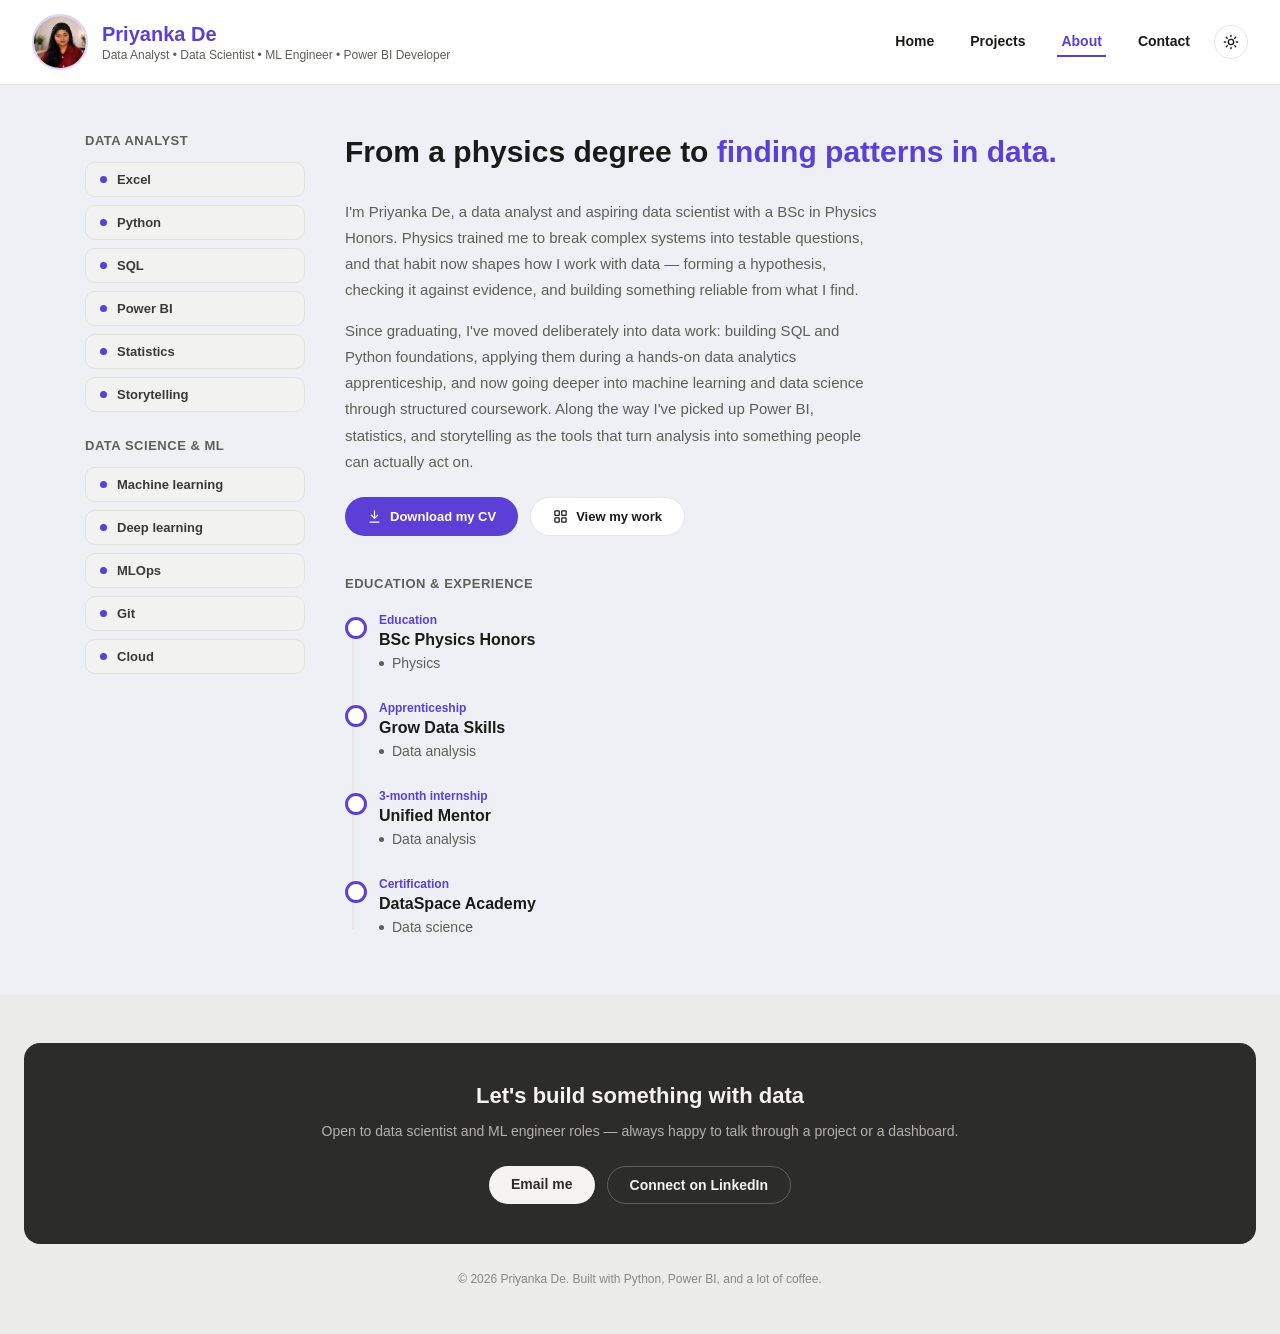
<file: about.html>
<!DOCTYPE html>
<html lang="en">
<head>
<meta charset="UTF-8">
<meta name="viewport" content="width=device-width, initial-scale=1.0">
<title>Priyanka De-info</title>
<link rel="icon" type="image/png" href="images/logo.png">
<style>
  :root {
    --page-bg: #eef0f6;
    --header-bg: #ffffff;
    --header-border: #e8e6df;
    --card-bg: #ffffff;
    --card-border: #e8e6df;
    --text-primary: #1a1a18;
    --text-secondary: #5f5e5a;
    --shadow-rest: 0 10px 24px rgba(0,0,0,0.10), 0 3px 8px rgba(0,0,0,0.06), inset 0 1px 0 rgba(255,255,255,0.6);
    --purple: #5b3fd6;
    --tag-bg: #f1efe8;
    --btn-bg: #ffffff;
    transition: background 0.2s ease, color 0.2s ease;
  }

  body.dark-mode {
    --page-bg: #14151c;
    --header-bg: #1b1c25;
    --header-border: #2b2d3a;
    --card-bg: #1f2029;
    --card-border: #30323f;
    --text-primary: #f0efec;
    --text-secondary: #a7a6b3;
    --shadow-rest: 0 10px 24px rgba(0,0,0,0.35), 0 3px 8px rgba(0,0,0,0.25), inset 0 1px 0 rgba(255,255,255,0.03);
    --purple: #9c8bff;
    --tag-bg: #2a2c38;
    --btn-bg: #262733;
  }

  * { box-sizing: border-box; }

  body {
    font-family: -apple-system, "Segoe UI", Roboto, Arial, sans-serif;
    background: var(--page-bg);
    margin: 0;
    transition: background 0.2s ease;
  }

  /* ===== Header (identical to projects page) ===== */
  .site-header {
    background: var(--header-bg);
    border-bottom: 1px solid var(--header-border);
    padding: 14px 32px;
    display: flex;
    align-items: center;
    justify-content: space-between;
    gap: 16px;
    position: relative;
    z-index: 20;
    transition: background 0.2s ease, border-color 0.2s ease;
  }

  .header-right { display: flex; align-items: center; gap: 20px; }

  .theme-toggle {
    width: 34px; height: 34px; min-width: 34px;
    border-radius: 50%;
    border: 1px solid var(--header-border);
    background: var(--btn-bg);
    color: var(--text-primary);
    display: flex; align-items: center; justify-content: center;
    cursor: pointer; padding: 0;
    transition: background 0.2s ease, transform 0.15s ease, border-color 0.2s ease;
  }
  .theme-toggle:hover { transform: scale(1.08); }
  .theme-toggle svg { width: 16px; height: 16px; }
  .theme-toggle .icon-moon { display: none; }
  body.dark-mode .theme-toggle .icon-sun { display: none; }
  body.dark-mode .theme-toggle .icon-moon { display: block; }

  .nav-toggle {
    display: none;
    width: 34px; height: 34px; min-width: 34px;
    border-radius: 8px;
    border: 1px solid var(--header-border);
    background: var(--btn-bg);
    color: var(--text-primary);
    align-items: center; justify-content: center;
    cursor: pointer; padding: 0;
  }
  .nav-toggle svg { width: 18px; height: 18px; }
  .nav-toggle .icon-close { display: none; }
  .nav-toggle.open .icon-menu { display: none; }
  .nav-toggle.open .icon-close { display: block; }

  .site-header .brand-left { display: flex; align-items: center; gap: 14px; }

  .avatar-circle {
    width: 56px; height: 56px;
    border-radius: 50%;
    overflow: hidden;
    flex: none;
    background: #ece9fd;
    display: flex; align-items: center; justify-content: center;
    border: 2px solid #d9d4fb;
  }
  .avatar-circle img { width: 100%; height: 100%; object-fit: cover; }

  .site-header .brand-name { font-size: 20px; font-weight: 700; color: var(--purple); margin: 0; }
  .site-header .brand-title { font-size: 12px; color: var(--text-secondary); margin: 2px 0 0; }

  .site-header nav { display: flex; gap: 28px; }
  .site-header nav a {
    font-size: 14px; font-weight: 600; color: var(--text-primary);
    text-decoration: none; padding: 6px 4px;
    border-bottom: 2px solid transparent; cursor: pointer;
    transition: color 0.15s ease, border-color 0.15s ease;
  }
  .site-header nav a:hover { color: var(--purple); border-bottom-color: #d9d4fb; }
  .site-header nav a.active { color: var(--purple); border-bottom-color: var(--purple); }

  @media (max-width: 700px) {
    .site-header { padding: 12px 16px; }
    .site-header .brand-left { gap: 10px; }
    .avatar-circle { width: 44px; height: 44px; }
    .site-header .brand-name { font-size: 16px; }
    .site-header .brand-title { font-size: 10px; }
    .nav-toggle { display: flex; }
    .site-header nav {
      display: none; position: absolute; top: 100%; left: 0; right: 0;
      flex-direction: column; align-items: stretch; gap: 0;
      background: var(--header-bg); border-bottom: 1px solid var(--header-border);
      box-shadow: 0 14px 28px rgba(0,0,0,0.14); padding: 6px 16px 10px; z-index: 19;
    }
    .site-header nav.nav-open { display: flex; }
    .site-header nav a { font-size: 14px; padding: 12px 4px; border-bottom: 1px solid var(--header-border); }
    .site-header nav a:last-child { border-bottom: none; }
  }

  /* ===== Page layout ===== */
  .page { max-width: 1150px; margin: 0 auto; padding: 48px 20px 60px; }

  .layout { display: flex; align-items: flex-start; gap: 40px; }

  /* Left skills column */
  .skills-sidebar {
    width: 220px;
    min-width: 220px;
    position: sticky;
    top: 24px;
  }
  .skills-sidebar h3 {
    font-size: 13px;
    font-weight: 700;
    color: var(--text-secondary);
    text-transform: uppercase;
    letter-spacing: 0.04em;
    margin: 0 0 14px;
  }
  .skills-sidebar .skill-tags {
    display: flex;
    flex-direction: column;
    gap: 8px;
  }
  .skills-sidebar .skill-tag {
    font-size: 13px;
    font-weight: 600;
    padding: 9px 14px;
    border-radius: 10px;
    display: flex;
    align-items: center;
    gap: 10px;
    background: #f2f2f0;
    color: #3a3a38;
    border: 1px solid #e2e2de;
  }
  .skills-sidebar .skill-tag::before {
    content: "";
    width: 7px;
    height: 7px;
    min-width: 7px;
    border-radius: 50%;
    background: var(--purple);
  }

  body.dark-mode .skills-sidebar .skill-tag {
    background: #33343f;
    color: #ececec;
    border-color: #40414d;
  }

  @media (max-width: 820px) {
    .layout { flex-direction: column; }
    .skills-sidebar { width: 100%; min-width: 0; position: static; }
    .skills-sidebar .skill-tags { flex-direction: row; flex-wrap: wrap; }
    .skills-sidebar .skill-tag { flex: none; }
  }

  .main-content { flex: 1; min-width: 0; }

  .intro { margin-bottom: 28px; }

  .intro-text h1 {
    font-size: 30px;
    font-weight: 700;
    line-height: 1.25;
    color: var(--text-primary);
    margin: 0 0 14px;
  }
  .intro-text h1 em { font-style: normal; color: var(--purple); }

  .journey p {
    font-size: 15px;
    line-height: 1.75;
    color: var(--text-secondary);
    margin: 0 0 14px;
    max-width: 64ch;
  }

  .cta-row { display: flex; gap: 12px; flex-wrap: wrap; margin: 22px 0 40px; }
  .cta-btn {
    font-size: 13px;
    font-weight: 600;
    padding: 11px 22px;
    border-radius: 999px;
    text-decoration: none;
    display: inline-flex;
    align-items: center;
    gap: 8px;
    transition: background 0.2s ease, transform 0.2s ease, box-shadow 0.2s ease;
  }
  .cta-btn.primary {
    background: var(--purple);
    color: #ffffff;
  }
  .cta-btn.primary:hover { filter: brightness(1.08); transform: translateY(-1px); box-shadow: 0 6px 14px rgba(91,63,214,0.28); }
  .cta-btn.secondary {
    background: var(--btn-bg);
    color: var(--text-primary);
    border: 1px solid var(--card-border);
  }
  .cta-btn.secondary:hover { transform: translateY(-1px); box-shadow: 0 4px 10px rgba(0,0,0,0.08); }

  .section-heading {
    font-size: 13px;
    font-weight: 700;
    color: var(--text-secondary);
    text-transform: uppercase;
    letter-spacing: 0.04em;
    margin: 0 0 22px;
  }

  /* Timeline */
  .timeline { position: relative; }
  .timeline::before {
    content: "";
    position: absolute;
    left: 7px; top: 6px; bottom: 6px;
    width: 2px;
    background: var(--card-border);
  }
  .timeline-item { position: relative; padding: 0 0 30px 34px; }
  .timeline-item:last-child { padding-bottom: 0; }
  .timeline-item::before {
    content: "";
    position: absolute;
    left: 0; top: 4px;
    width: 16px; height: 16px;
    border-radius: 50%;
    background: var(--card-bg);
    border: 3px solid var(--purple);
  }
  .timeline-item .when { font-size: 12px; font-weight: 700; color: var(--purple); margin: 0 0 4px; }
  .timeline-item h3 { font-size: 16px; font-weight: 700; color: var(--text-primary); margin: 0 0 6px; }
  .timeline-bullet { list-style: none; margin: 0; padding: 0; }
  .timeline-bullet li {
    font-size: 14px;
    color: var(--text-secondary);
    display: flex;
    align-items: center;
    gap: 8px;
  }
  .timeline-bullet li::before {
    content: "";
    width: 5px;
    height: 5px;
    min-width: 5px;
    border-radius: 50%;
    background: var(--text-secondary);
  }

  @media (max-width: 700px) {
    .page { padding: 32px 16px 40px; }
    .intro-text h1 { font-size: 22px; }
  }
</style>
</head>
<body>

<div class="site-header">
  <div class="brand-left">
    <div class="avatar-circle">
      <img src="images/ChatGPT Image Apr 22, 2026, 02_42_22 PM.png" alt="Priyanka De">
    </div>
    <div>
      <p class="brand-name">Priyanka De</p>
      <p class="brand-title">Data Analyst &bull; Data Scientist &bull; ML Engineer &bull; Power BI Developer</p>
    </div>
  </div>
  <div class="header-right">
    <nav id="site-nav">
      <a href="index.html">Home</a>
      <a href="1234.html">Projects</a>
      <a href="about.html" class="active">About</a>
      <a href="contacts.html">Contact</a>
    </nav>
    <button class="theme-toggle" id="theme-toggle" type="button" aria-label="Toggle dark mode" title="Toggle dark / light mode">
      <svg class="icon-sun" viewBox="0 0 24 24" fill="none" stroke="currentColor" stroke-width="2" stroke-linecap="round" stroke-linejoin="round"><circle cx="12" cy="12" r="4"></circle><path d="M12 2v2M12 20v2M4.93 4.93l1.41 1.41M17.66 17.66l1.41 1.41M2 12h2M20 12h2M4.93 19.07l1.41-1.41M17.66 6.34l1.41-1.41"></path></svg>
      <svg class="icon-moon" viewBox="0 0 24 24" fill="none" stroke="currentColor" stroke-width="2" stroke-linecap="round" stroke-linejoin="round"><path d="M21 12.79A9 9 0 1 1 11.21 3a7 7 0 0 0 9.79 9.79z"></path></svg>
    </button>
    <button class="nav-toggle" id="nav-toggle" type="button" aria-label="Open menu" aria-expanded="false">
      <svg class="icon-menu" viewBox="0 0 24 24" fill="none" stroke="currentColor" stroke-width="2" stroke-linecap="round" stroke-linejoin="round"><line x1="4" y1="7" x2="20" y2="7"></line><line x1="4" y1="12" x2="20" y2="12"></line><line x1="4" y1="17" x2="20" y2="17"></line></svg>
      <svg class="icon-close" viewBox="0 0 24 24" fill="none" stroke="currentColor" stroke-width="2" stroke-linecap="round" stroke-linejoin="round"><line x1="6" y1="6" x2="18" y2="18"></line><line x1="6" y1="18" x2="18" y2="6"></line></svg>
    </button>
  </div>
</div>

<div class="page">
  <div class="layout">

    <aside class="skills-sidebar">
      <h3>Data Analyst</h3>
      <div class="skill-tags">
        <span class="skill-tag">Excel</span>
        <span class="skill-tag">Python</span>
        <span class="skill-tag">SQL</span>
        <span class="skill-tag">Power BI</span>
        <span class="skill-tag">Statistics</span>
        <span class="skill-tag">Storytelling</span>
      </div>
      <h3 style="margin-top: 26px;">Data Science &amp; ML</h3>
      <div class="skill-tags">
        <span class="skill-tag">Machine learning</span>
        <span class="skill-tag">Deep learning</span>
        <span class="skill-tag">MLOps</span>
        <span class="skill-tag">Git</span>
        <span class="skill-tag">Cloud</span>
      </div>
    </aside>

    <div class="main-content">

      <div class="intro">
        <div class="intro-text">
          <h1>From a physics degree to <em>finding patterns in data.</em></h1>
        </div>
      </div>

      <div class="journey">
        <p>I'm Priyanka De, a data analyst and aspiring data scientist with a BSc in Physics Honors. Physics trained me to break complex systems into testable questions, and that habit now shapes how I work with data &mdash; forming a hypothesis, checking it against evidence, and building something reliable from what I find.</p>
        <p>Since graduating, I've moved deliberately into data work: building SQL and Python foundations, applying them during a hands-on data analytics apprenticeship, and now going deeper into machine learning and data science through structured coursework. Along the way I've picked up Power BI, statistics, and storytelling as the tools that turn analysis into something people can actually act on.</p>
      </div>

      <div class="cta-row">
        <a href="#" class="cta-btn primary">
          <svg width="15" height="15" viewBox="0 0 24 24" fill="none" stroke="currentColor" stroke-width="2" stroke-linecap="round" stroke-linejoin="round"><path d="M12 3v12"></path><polyline points="7 10 12 15 17 10"></polyline><path d="M5 21h14"></path></svg>
          Download my CV
        </a>
        <a href="1234.html" class="cta-btn secondary">
          <svg width="15" height="15" viewBox="0 0 24 24" fill="none" stroke="currentColor" stroke-width="2" stroke-linecap="round" stroke-linejoin="round"><rect x="3" y="3" width="7" height="7" rx="1"></rect><rect x="14" y="3" width="7" height="7" rx="1"></rect><rect x="3" y="14" width="7" height="7" rx="1"></rect><rect x="14" y="14" width="7" height="7" rx="1"></rect></svg>
          View my work
        </a>
      </div>

      <p class="section-heading">Education &amp; experience</p>
      <div class="timeline">
        <div class="timeline-item">
          <p class="when">Education</p>
          <h3>BSc Physics Honors</h3>
          <ul class="timeline-bullet"><li>Physics</li></ul>
        </div>
        <div class="timeline-item">
          <p class="when">Apprenticeship</p>
          <h3>Grow Data Skills</h3>
          <ul class="timeline-bullet"><li>Data analysis</li></ul>
        </div>
        <div class="timeline-item">
          <p class="when">3-month internship</p>
          <h3>Unified Mentor</h3>
          <ul class="timeline-bullet"><li>Data analysis</li></ul>
        </div>
        <div class="timeline-item">
          <p class="when">Certification</p>
          <h3>DataSpace Academy</h3>
          <ul class="timeline-bullet"><li>Data science</li></ul>
        </div>
      </div>

    </div>
  </div>
</div>

<footer class="site-footer">
  <div class="footer-card">
    <h2>Let's build something with data</h2>
    <p>Open to data scientist and ML engineer roles — always happy to talk through a project or a dashboard.</p>
    <div class="footer-buttons">
      <a href="mailto:pdecloud98@gmail.com" class="btn-primary">Email me</a>
      <a href="https://www.linkedin.com/in/priyanka-de-711555289/" class="btn-outline" target="_blank">Connect on LinkedIn</a>
    </div>
  </div>
  <p class="footer-copy">&copy; 2026 Priyanka De. Built with Python, Power BI, and a lot of coffee.</p>
</footer>

<style>
.site-footer { background-color: #ececea; padding: 48px 0; }
.footer-card { background: #2c2c2a; border-radius: 16px; padding: 40px 32px; text-align: center; margin: 0 24px; }
.footer-card h2 { color: #f5f4f1; font-size: 22px; font-weight: 600; margin: 0 0 12px; }
.footer-card p { color: #b4b2a9; font-size: 14px; line-height: 1.5; margin: 0 0 24px; }
.footer-buttons { display: flex; gap: 12px; justify-content: center; }
.btn-primary { background: #f5f4f1; color: #2c2c2a; font-weight: 600; font-size: 14px; padding: 10px 22px; border-radius: 24px; text-decoration: none; }
.btn-outline { background: transparent; color: #f5f4f1; font-weight: 600; font-size: 14px; padding: 10px 22px; border-radius: 24px; text-decoration: none; border: 1px solid #5f5e5a; }
.footer-copy { text-align: center; color: #888780; font-size: 12px; margin: 28px 0 0; }
</style>

<script>
  (function () {
    var navToggle = document.getElementById('nav-toggle');
    var siteNav = document.getElementById('site-nav');
    if (!navToggle || !siteNav) return;
    function closeNav() {
      siteNav.classList.remove('nav-open');
      navToggle.classList.remove('open');
      navToggle.setAttribute('aria-expanded', 'false');
    }
    navToggle.addEventListener('click', function () {
      var isOpen = siteNav.classList.toggle('nav-open');
      navToggle.classList.toggle('open', isOpen);
      navToggle.setAttribute('aria-expanded', isOpen ? 'true' : 'false');
    });
    siteNav.querySelectorAll('a').forEach(function (link) {
      link.addEventListener('click', closeNav);
    });
    window.addEventListener('resize', function () {
      if (window.innerWidth > 700) closeNav();
    });
  })();

  (function () {
    var toggle = document.getElementById('theme-toggle');
    var stored = null;
    try { stored = localStorage.getItem('portfolio-theme'); } catch (e) {}
    var prefersDark = window.matchMedia && window.matchMedia('(prefers-color-scheme: dark)').matches;
    if (stored === 'dark' || (!stored && prefersDark)) {
      document.body.classList.add('dark-mode');
    }
    toggle.addEventListener('click', function () {
      document.body.classList.toggle('dark-mode');
      var isDark = document.body.classList.contains('dark-mode');
      try { localStorage.setItem('portfolio-theme', isDark ? 'dark' : 'light'); } catch (e) {}
    });
  })();
</script>

</body>
</html>
</file>
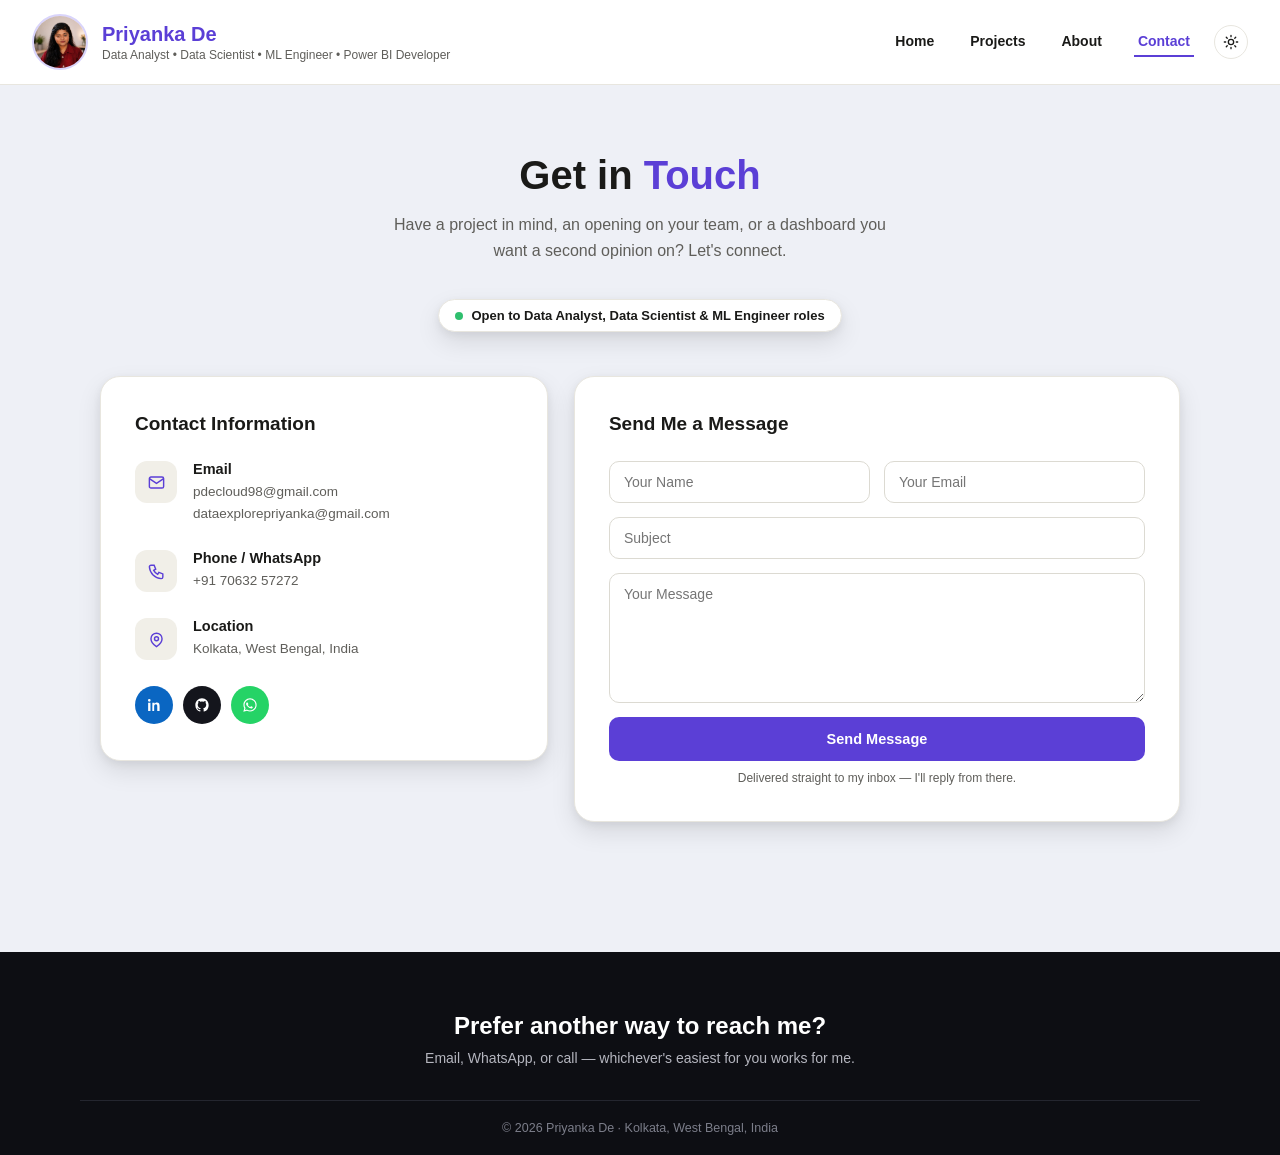
<file: contacts.html>
<!DOCTYPE html>
<html lang="en">
<head>
<meta charset="UTF-8">
<meta name="viewport" content="width=device-width, initial-scale=1">
<title>Contact info — Priyanka De|Data Scientis</title>
<link rel="icon" type="image/png" href="images/logo.png">
<style>
  :root {
    --page-bg: #eef0f6;
    --header-bg: #ffffff;
    --header-border: #e8e6df;
    --card-bg: #ffffff;
    --card-border: #e8e6df;
    --text-primary: #1a1a18;
    --text-secondary: #5f5e5a;
    --shadow-rest: 0 10px 24px rgba(0,0,0,0.10), 0 3px 8px rgba(0,0,0,0.06), inset 0 1px 0 rgba(255,255,255,0.6);
    --shadow-hover: 0 24px 44px rgba(0,0,0,0.18), 0 8px 16px rgba(0,0,0,0.10), inset 0 1px 0 rgba(255,255,255,0.6);
    --purple: #5b3fd6;
    --tag-bg: #f1efe8;
    --btn-bg: #ffffff;
    --input-bg: #ffffff;
    --input-border: #dcdad2;
    transition: background 0.2s ease, color 0.2s ease;
  }

  body.dark-mode {
    --page-bg: #14151c;
    --header-bg: #1b1c25;
    --header-border: #2b2d3a;
    --card-bg: #1f2029;
    --card-border: #30323f;
    --text-primary: #f0efec;
    --text-secondary: #a7a6b3;
    --shadow-rest: 0 10px 24px rgba(0,0,0,0.35), 0 3px 8px rgba(0,0,0,0.25), inset 0 1px 0 rgba(255,255,255,0.03);
    --shadow-hover: 0 24px 44px rgba(0,0,0,0.5), 0 8px 16px rgba(0,0,0,0.3), inset 0 1px 0 rgba(255,255,255,0.03);
    --purple: #9c8bff;
    --tag-bg: #2a2c38;
    --btn-bg: #262733;
    --input-bg: #1a1b23;
    --input-border: #363845;
  }

  * { box-sizing: border-box; }
  html { scroll-behavior: smooth; }

  body {
    font-family: -apple-system, "Segoe UI", Roboto, Arial, sans-serif;
    background: var(--page-bg);
    margin: 0;
    transition: background 0.2s ease;
  }

  /* ---------- Header ---------- */
  .site-header {
    background: var(--header-bg);
    border-bottom: 1px solid var(--header-border);
    padding: 14px 32px;
    display: flex; align-items: center; justify-content: space-between; gap: 16px;
    position: sticky; top: 0; z-index: 20;
  }
  .header-right { display: flex; align-items: center; gap: 20px; }
  .theme-toggle {
    width: 34px; height: 34px; min-width: 34px; border-radius: 50%;
    border: 1px solid var(--header-border); background: var(--btn-bg); color: var(--text-primary);
    display: flex; align-items: center; justify-content: center; cursor: pointer; padding: 0;
    transition: transform 0.15s ease;
  }
  .theme-toggle:hover { transform: scale(1.08); }
  .theme-toggle svg { width: 16px; height: 16px; }
  .theme-toggle .icon-moon { display: none; }
  body.dark-mode .theme-toggle .icon-sun { display: none; }
  body.dark-mode .theme-toggle .icon-moon { display: block; }
  .nav-toggle {
    display: none; width: 34px; height: 34px; min-width: 34px; border-radius: 8px;
    border: 1px solid var(--header-border); background: var(--btn-bg); color: var(--text-primary);
    align-items: center; justify-content: center; cursor: pointer; padding: 0;
  }
  .nav-toggle svg { width: 18px; height: 18px; }
  .nav-toggle .icon-close { display: none; }
  .nav-toggle.open .icon-menu { display: none; }
  .nav-toggle.open .icon-close { display: block; }
  .site-header .brand-left { display: flex; align-items: center; gap: 14px; }
  .avatar-circle {
    width: 56px; height: 56px; border-radius: 50%; overflow: hidden; flex: none;
    background: #ece9fd; display: flex; align-items: center; justify-content: center;
    border: 2px solid #d9d4fb;
  }
  .avatar-circle img { width: 100%; height: 100%; object-fit: cover; object-position: center top; }
  .site-header .brand-name { font-size: 20px; font-weight: 700; color: var(--purple); margin: 0; }
  .site-header .brand-title { font-size: 12px; color: var(--text-secondary); margin: 2px 0 0; }
  .site-header nav { display: flex; gap: 28px; }
  .site-header nav a {
    font-size: 14px; font-weight: 600; color: var(--text-primary); text-decoration: none;
    padding: 6px 4px; border-bottom: 2px solid transparent;
  }
  .site-header nav a:hover { color: var(--purple); border-bottom-color: #d9d4fb; }
  .site-header nav a.active { color: var(--purple); border-bottom-color: var(--purple); }

  @media (max-width: 700px) {
    .site-header { padding: 12px 16px; }
    .avatar-circle { width: 44px; height: 44px; }
    .site-header .brand-name { font-size: 16px; }
    .site-header .brand-title { font-size: 10px; }
    .nav-toggle { display: flex; }
    .site-header nav {
      display: none; position: absolute; top: 100%; left: 0; right: 0;
      flex-direction: column; align-items: stretch; gap: 0;
      background: var(--header-bg); border-bottom: 1px solid var(--header-border);
      box-shadow: 0 14px 28px rgba(0,0,0,0.14); padding: 6px 16px 10px; z-index: 19;
    }
    .site-header nav.nav-open { display: flex; }
    .site-header nav a { padding: 12px 4px; border-bottom: 1px solid var(--header-border); }
    .site-header nav a:last-child { border-bottom: none; }
  }

  .page { max-width: 1120px; margin: 0 auto; padding: 0 20px 70px; }

  /* ---------- Intro ---------- */
  .contact-intro { text-align: center; padding: 68px 0 14px; }
  .contact-intro h1 { font-size: 40px; font-weight: 800; color: var(--text-primary); margin: 0 0 14px; }
  .contact-intro h1 span { color: var(--purple); }
  .contact-intro p { font-size: 16px; color: var(--text-secondary); max-width: 520px; margin: 0 auto; line-height: 1.6; }

  .availability-pill {
    display: inline-flex; align-items: center; gap: 8px;
    background: var(--card-bg); border: 1px solid var(--card-border);
    padding: 8px 16px; border-radius: 999px; margin: 22px 0 44px;
    font-size: 13px; font-weight: 600; color: var(--text-primary);
    box-shadow: var(--shadow-rest);
  }
  .availability-pill .dot { width: 8px; height: 8px; border-radius: 50%; background: #2fbf6e; }

  @media (max-width: 640px) {
    .contact-intro { padding: 44px 0 10px; }
    .contact-intro h1 { font-size: 28px; }
  }

  /* ---------- Two-column layout ---------- */
  .contact-layout {
    display: grid;
    grid-template-columns: 0.85fr 1.15fr;
    gap: 26px;
    align-items: start;
    margin-bottom: 20px;
  }

  .panel {
    background: var(--card-bg);
    border: 1px solid var(--card-border);
    border-radius: 20px;
    padding: 36px 34px;
    box-shadow: var(--shadow-rest);
  }

  .panel h2 { font-size: 19px; font-weight: 700; color: var(--text-primary); margin: 0 0 26px; }

  /* Contact info list */
  .info-row { display: flex; gap: 16px; margin-bottom: 26px; }
  .info-icon {
    width: 42px; height: 42px; min-width: 42px; border-radius: 12px;
    background: var(--tag-bg); color: var(--purple);
    display: flex; align-items: center; justify-content: center;
  }
  .info-icon svg { width: 19px; height: 19px; }
  .info-label { font-size: 14.5px; font-weight: 700; color: var(--text-primary); margin: 0 0 4px; }
  .info-value { font-size: 13.5px; color: var(--text-secondary); margin: 0; line-height: 1.6; overflow-wrap: anywhere; }
  .info-value a { color: var(--text-secondary); text-decoration: none; display: block; }
  .info-value a:hover { color: var(--purple); }

  .social-row { display: flex; gap: 10px; margin-top: 6px; }
  .social-icon {
    width: 38px; height: 38px; border-radius: 50%;
    display: flex; align-items: center; justify-content: center;
    text-decoration: none; transition: transform 0.15s ease, filter 0.15s ease;
  }
  .social-icon:hover { transform: translateY(-2px); }
  .social-icon svg { width: 16px; height: 16px; }
  .social-icon.linkedin { background: #0a66c2; color: #fff; }
  .social-icon.github   { background: #14151c; color: #fff; }
  .social-icon.whatsapp { background: #25d366; color: #fff; }

  /* Message form */
  .form-grid { display: grid; grid-template-columns: 1fr 1fr; gap: 14px; margin-bottom: 14px; }
  .field { display: flex; flex-direction: column; }
  .field.full { grid-column: 1 / -1; }
  .field input, .field textarea {
    font-family: inherit; font-size: 14px; color: var(--text-primary);
    background: var(--input-bg); border: 1px solid var(--input-border);
    border-radius: 10px; padding: 12px 14px; outline: none;
    transition: border-color 0.15s ease;
  }
  .field input:focus, .field textarea:focus { border-color: var(--purple); }
  .field textarea { resize: vertical; min-height: 130px; }

  .submit-btn {
    width: 100%; font-size: 14.5px; font-weight: 700; color: #ffffff;
    background: var(--purple); border: none; border-radius: 10px;
    padding: 14px 20px; cursor: pointer; transition: filter 0.15s ease, transform 0.15s ease;
  }
  .submit-btn:hover { filter: brightness(1.06); transform: translateY(-1px); }
  .submit-btn:disabled { opacity: 0.7; cursor: default; transform: none; }

  .form-note { font-size: 12px; color: var(--text-secondary); margin: 10px 0 0; text-align: center; }
  .form-success {
    display: none; text-align: center; padding: 30px 10px;
  }
  .form-success.show { display: block; }
  .form-success svg { width: 44px; height: 44px; color: #2fbf6e; margin-bottom: 14px; }
  .form-success h3 { font-size: 17px; color: var(--text-primary); margin: 0 0 8px; }
  .form-success p { font-size: 13.5px; color: var(--text-secondary); margin: 0; }

  @media (max-width: 860px) {
    .contact-layout { grid-template-columns: 1fr; }
    .panel { padding: 28px 24px; }
    .form-grid { grid-template-columns: 1fr; }
  }

  /* ---------- Dark footer ---------- */
  .dark-footer { background: #0d0e13; color: #f4f4f6; padding: 60px 20px 0; margin-top: 40px; }
  .dark-footer-inner { max-width: 1120px; margin: 0 auto; text-align: center; }
  .dark-footer h2 { font-size: 24px; font-weight: 700; color: #fff; margin: 0 0 10px; }
  .dark-footer p { font-size: 14px; color: #b5b6bf; margin: 0 0 4px; }
  .dark-footer-bottom {
    margin-top: 34px; padding: 20px 0; border-top: 1px solid #24262f;
    font-size: 12.5px; color: #7c7e8a;
  }
</style>
</head>
<body>

<div class="site-header">
  <div class="brand-left">
    <div class="avatar-circle">
      <img src="images/ChatGPT Image Apr 22, 2026, 02_42_22 PM.png" alt="Priyanka De">
      <svg width="28" height="28" viewBox="0 0 24 24" fill="none" stroke="#5b3fd6" stroke-width="1.8" stroke-linecap="round" stroke-linejoin="round"><circle cx="12" cy="8" r="4"></circle><path d="M4 20c0 -4.4 3.6 -7 8 -7s8 2.6 8 7"></path></svg>
    </div>
    <div>
      <p class="brand-name">Priyanka De</p>
      <p class="brand-title">Data Analyst &bull; Data Scientist &bull; ML Engineer &bull; Power BI Developer</p>
    </div>
  </div>
  <div class="header-right">
    <nav id="site-nav">
      <a href="index.html">Home</a>
      <a href="1234.html">Projects</a>
      <a href="about.html">About</a>
      <a href="contacts.html" class="active">Contact</a>
    </nav>
    <button class="theme-toggle" id="theme-toggle" type="button" aria-label="Toggle dark mode">
      <svg class="icon-sun" viewBox="0 0 24 24" fill="none" stroke="currentColor" stroke-width="2" stroke-linecap="round" stroke-linejoin="round"><circle cx="12" cy="12" r="4"></circle><path d="M12 2v2M12 20v2M4.93 4.93l1.41 1.41M17.66 17.66l1.41 1.41M2 12h2M20 12h2M4.93 19.07l1.41-1.41M17.66 6.34l1.41-1.41"></path></svg>
      <svg class="icon-moon" viewBox="0 0 24 24" fill="none" stroke="currentColor" stroke-width="2" stroke-linecap="round" stroke-linejoin="round"><path d="M21 12.79A9 9 0 1 1 11.21 3a7 7 0 0 0 9.79 9.79z"></path></svg>
    </button>
    <button class="nav-toggle" id="nav-toggle" type="button" aria-label="Open menu" aria-expanded="false">
      <svg class="icon-menu" viewBox="0 0 24 24" fill="none" stroke="currentColor" stroke-width="2" stroke-linecap="round" stroke-linejoin="round"><line x1="4" y1="7" x2="20" y2="7"></line><line x1="4" y1="12" x2="20" y2="12"></line><line x1="4" y1="17" x2="20" y2="17"></line></svg>
      <svg class="icon-close" viewBox="0 0 24 24" fill="none" stroke="currentColor" stroke-width="2" stroke-linecap="round" stroke-linejoin="round"><line x1="6" y1="6" x2="18" y2="18"></line><line x1="6" y1="18" x2="18" y2="6"></line></svg>
    </button>
  </div>
</div>

<div class="page">

  <div class="contact-intro">
    <h1>Get in <span>Touch</span></h1>
    <p>Have a project in mind, an opening on your team, or a dashboard you want a second opinion on? Let's connect.</p>
  </div>

  <div style="text-align:center;">
    <div class="availability-pill"><span class="dot"></span> Open to Data Analyst, Data Scientist &amp; ML Engineer roles</div>
  </div>

  <div class="contact-layout">

    <!-- Contact information -->
    <div class="panel">
      <h2>Contact Information</h2>

      <div class="info-row">
        <div class="info-icon"><svg viewBox="0 0 24 24" fill="none" stroke="currentColor" stroke-width="1.8"><rect x="3" y="5" width="18" height="14" rx="2"></rect><path d="M3 7l9 6l9 -6"></path></svg></div>
        <div>
          <p class="info-label">Email</p>
          <p class="info-value">
            <a href="mailto:pdecloud98@gmail.com">pdecloud98@gmail.com</a>
            <a href="mailto:dataexplorepriyanka@gmail.com">dataexplorepriyanka@gmail.com</a>
          </p>
        </div>
      </div>

      <div class="info-row">
        <div class="info-icon"><svg viewBox="0 0 24 24" fill="none" stroke="currentColor" stroke-width="1.8"><path d="M5 4h4l2 5l-2.5 1.5a11 11 0 0 0 5 5l1.5 -2.5l5 2v4a2 2 0 0 1 -2 2a16 16 0 0 1 -15 -15a2 2 0 0 1 2 -2"></path></svg></div>
        <div>
          <p class="info-label">Phone / WhatsApp</p>
          <p class="info-value"><a href="tel:+917063257272">+91 70632 57272</a></p>
        </div>
      </div>

      <div class="info-row">
        <div class="info-icon"><svg viewBox="0 0 24 24" fill="none" stroke="currentColor" stroke-width="1.8"><path d="M12 21s-7-4.5-7-10a7 7 0 0 1 14 0c0 5.5-7 10-7 10z"></path><circle cx="12" cy="11" r="2.5"></circle></svg></div>
        <div>
          <p class="info-label">Location</p>
          <p class="info-value">Kolkata, West Bengal, India</p>
        </div>
      </div>

      <div class="social-row">
        <a href="https://www.linkedin.com/in/priyanka-de-711555289/" class="social-icon linkedin" aria-label="LinkedIn"><svg viewBox="0 0 24 24" fill="currentColor"><path d="M6.94 5a2 2 0 1 1-4 0 2 2 0 0 1 4 0zM3.2 8.5h3.5V21H3.2V8.5zM9.5 8.5h3.36v1.71h.05c.47-.88 1.6-1.8 3.3-1.8 3.53 0 4.18 2.32 4.18 5.35V21h-3.5v-6.5c0-1.55-.03-3.55-2.17-3.55-2.17 0-2.5 1.7-2.5 3.44V21H9.5V8.5z"></path></svg></a>
        <a href="https://github.com/data98priyanka" class="social-icon github" aria-label="GitHub"><svg viewBox="0 0 24 24" fill="currentColor"><path d="M12 2C6.48 2 2 6.58 2 12.19c0 4.49 2.87 8.3 6.84 9.65.5.1.68-.22.68-.49 0-.24-.01-.87-.01-1.71-2.78.62-3.37-1.36-3.37-1.36-.45-1.19-1.11-1.51-1.11-1.51-.91-.64.07-.63.07-.63 1 .07 1.53 1.05 1.53 1.05.89 1.56 2.34 1.11 2.91.85.09-.66.35-1.11.63-1.37-2.22-.26-4.56-1.14-4.56-5.06 0-1.12.39-2.03 1.03-2.75-.1-.26-.45-1.31.1-2.72 0 0 .84-.28 2.75 1.05a9.4 9.4 0 0 1 5 0c1.91-1.33 2.75-1.05 2.75-1.05.55 1.41.2 2.46.1 2.72.64.72 1.03 1.63 1.03 2.75 0 3.93-2.34 4.79-4.57 5.05.36.32.68.94.68 1.9 0 1.37-.01 2.47-.01 2.81 0 .27.18.6.69.49A10.02 10.02 0 0 0 22 12.19C22 6.58 17.52 2 12 2z"></path></svg></a>
        <a href="https://wa.me/917063257272" target="_blank" rel="noopener" class="social-icon whatsapp" aria-label="WhatsApp"><svg viewBox="0 0 24 24" fill="currentColor"><path d="M12.04 2C6.58 2 2.13 6.45 2.13 11.91c0 1.75.46 3.39 1.26 4.81L2 22l5.41-1.36a9.86 9.86 0 0 0 4.63 1.15h.01c5.46 0 9.91-4.45 9.91-9.91 0-2.65-1.03-5.14-2.9-7.01A9.85 9.85 0 0 0 12.04 2zm0 1.67c2.19 0 4.24.85 5.79 2.4a8.15 8.15 0 0 1 2.4 5.8c0 4.53-3.68 8.21-8.2 8.21a8.2 8.2 0 0 1-4.17-1.14l-.3-.17-3.02.76.8-2.94-.19-.31a8.17 8.17 0 0 1-1.26-4.37c0-4.53 3.69-8.24 8.15-8.24zm-4.42 4.4c-.16 0-.42.06-.64.31-.22.24-.85.83-.85 2.03 0 1.2.87 2.35.99 2.52.12.16 1.7 2.7 4.2 3.72 2.08.84 2.5.68 2.95.63.45-.04 1.45-.59 1.65-1.16.2-.57.2-1.06.14-1.16-.06-.1-.22-.16-.46-.28-.24-.13-1.45-.71-1.68-.8-.22-.08-.39-.12-.55.13-.16.24-.63.79-.78.96-.14.16-.28.18-.53.06-.24-.12-1.02-.38-1.95-1.2-.72-.64-1.21-1.44-1.35-1.68-.14-.24-.01-.37.11-.49.11-.12.24-.28.36-.42.12-.14.16-.24.24-.4.08-.16.04-.3-.02-.42-.06-.12-.55-1.36-.77-1.85-.19-.46-.4-.42-.55-.43z"></path></svg></a>
      </div>
    </div>

    <!-- Message form -->
    <div class="panel">
      <h2>Send Me a Message</h2>

      <form id="contact-form" action="https://formsubmit.co/pdecloud98@gmail.com" method="POST">
        <!-- CC removed: keeping only the hashed primary address out of the page source.
             Forward copies to your second inbox via Gmail's own forwarding settings instead. -->
        <input type="hidden" name="_subject" value="New message from your portfolio site">
        <input type="hidden" name="_template" value="table">
        <input type="hidden" name="_captcha" value="false">
        <input type="text" name="_honey" style="display:none">

        <div class="form-grid">
          <div class="field">
            <input type="text" name="name" placeholder="Your Name" required>
          </div>
          <div class="field">
            <input type="email" name="email" placeholder="Your Email" required>
          </div>
          <div class="field full">
            <input type="text" name="subject" placeholder="Subject">
          </div>
          <div class="field full">
            <textarea name="message" placeholder="Your Message" required></textarea>
          </div>
        </div>

        <button type="submit" class="submit-btn" id="submit-btn">Send Message</button>
        <p class="form-note" id="form-note">Delivered straight to my inbox — I'll reply from there.</p>
      </form>

      <div class="form-success" id="form-success">
        <svg viewBox="0 0 24 24" fill="none" stroke="currentColor" stroke-width="1.8"><circle cx="12" cy="12" r="10"></circle><path d="M8 12l3 3 5-6"></path></svg>
        <h3>Message sent!</h3>
        <p>Thanks for reaching out — I'll get back to you soon.</p>
      </div>
    </div>

  </div>

</div>

<footer class="dark-footer">
  <div class="dark-footer-inner">
    <h2>Prefer another way to reach me?</h2>
    <p>Email, WhatsApp, or call — whichever's easiest for you works for me.</p>
    <div class="dark-footer-bottom">
      &copy; 2026 Priyanka De &middot; Kolkata, West Bengal, India
    </div>
  </div>
</footer>

<script>
  (function () {
    var navToggle = document.getElementById('nav-toggle');
    var siteNav = document.getElementById('site-nav');
    if (!navToggle || !siteNav) return;
    function closeNav() {
      siteNav.classList.remove('nav-open');
      navToggle.classList.remove('open');
      navToggle.setAttribute('aria-expanded', 'false');
    }
    navToggle.addEventListener('click', function () {
      var isOpen = siteNav.classList.toggle('nav-open');
      navToggle.classList.toggle('open', isOpen);
      navToggle.setAttribute('aria-expanded', isOpen ? 'true' : 'false');
    });
    siteNav.querySelectorAll('a').forEach(function (link) { link.addEventListener('click', closeNav); });
    window.addEventListener('resize', function () { if (window.innerWidth > 700) closeNav(); });
  })();

  (function () {
    var toggle = document.getElementById('theme-toggle');
    var stored = null;
    try { stored = localStorage.getItem('portfolio-theme'); } catch (e) {}
    var prefersDark = window.matchMedia && window.matchMedia('(prefers-color-scheme: dark)').matches;
    if (stored === 'dark' || (!stored && prefersDark)) { document.body.classList.add('dark-mode'); }
    toggle.addEventListener('click', function () {
      document.body.classList.toggle('dark-mode');
      var isDark = document.body.classList.contains('dark-mode');
      try { localStorage.setItem('portfolio-theme', isDark ? 'dark' : 'light'); } catch (e) {}
    });
  })();

  // Submit the message via FormSubmit's AJAX endpoint so the page never
  // has to leave / reload — falls back to a normal form post if it fails.
  (function () {
    var form = document.getElementById('contact-form');
    var btn = document.getElementById('submit-btn');
    var success = document.getElementById('form-success');
    if (!form) return;

    function handleSubmit(e) {
      e.preventDefault();
      btn.disabled = true;
      btn.textContent = 'Sending…';

      var ajaxUrl = form.action.replace('https://formsubmit.co/', 'https://formsubmit.co/ajax/');
      var data = new FormData(form);

      fetch(ajaxUrl, {
        method: 'POST',
        body: data,
        headers: { 'Accept': 'application/json' }
      })
        .then(function (res) { if (!res.ok) throw new Error('bad response'); return res.json(); })
        .then(function () {
          form.style.display = 'none';
          success.classList.add('show');
        })
        .catch(function () {
          // Fallback: let FormSubmit handle it the normal way (page redirect)
          form.removeEventListener('submit', handleSubmit);
          form.submit();
        });
    }

    form.addEventListener('submit', handleSubmit);
  })();
</script>

</body>
</html>
</file>
